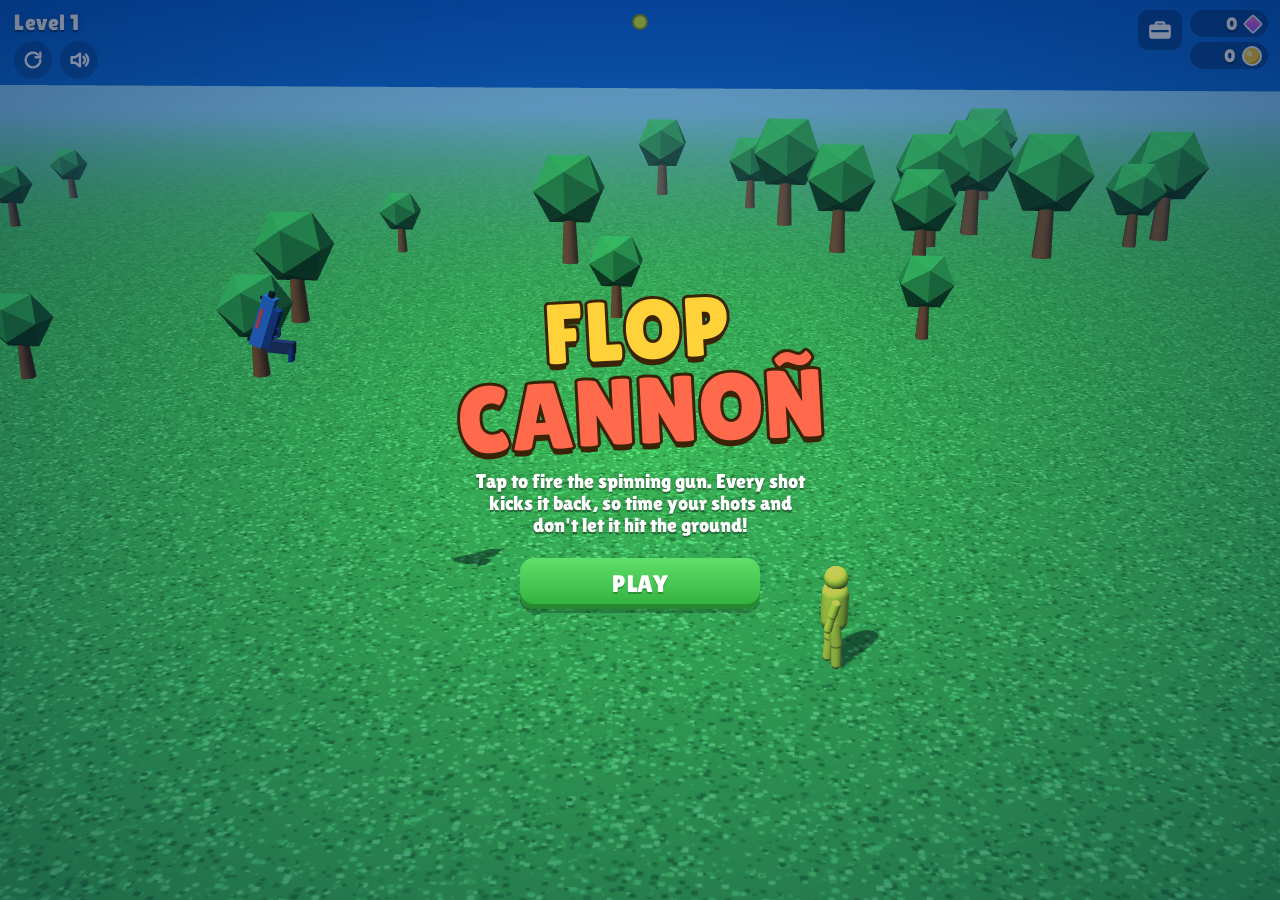
<file: Flop Cannoñ/index.html>
<!doctype html>
<html lang="en">
<head>
<meta charset="utf-8">
<meta name="viewport" content="width=device-width,initial-scale=1,maximum-scale=1,user-scalable=no,viewport-fit=cover">
<meta name="theme-color" content="#2aa8f2">
<title>Flop Cannoñ</title>
<link rel="preconnect" href="https://fonts.googleapis.com">
<link href="https://fonts.googleapis.com/css2?family=Lilita+One&display=swap" rel="stylesheet">
<style>
  :root{--ink:#3a2408;--gold:#ffd23a;--orange:#ff9d2e;--green:#43c94f;--red:#ff4d3d}
  *{box-sizing:border-box;-webkit-tap-highlight-color:transparent;user-select:none;-webkit-user-select:none}
  html,body{margin:0;height:100%;overflow:hidden;background:#2aa8f2;touch-action:none;
    font-family:'Lilita One','Arial Rounded MT Bold','Trebuchet MS',system-ui,sans-serif;color:#fff}
  canvas{display:block;position:fixed;inset:0;width:100%;height:100%}
  .sh{text-shadow:0 2px 0 rgba(0,0,0,.35),0 0 6px rgba(0,0,0,.25)}
  #hudL{position:fixed;top:max(10px,env(safe-area-inset-top));left:14px;z-index:5}
  #lvl{font-size:22px;letter-spacing:.5px}
  .icons{display:flex;gap:8px;margin-top:6px}
  .ib{width:38px;height:38px;border-radius:50%;border:none;background:rgba(0,0,0,.18);color:#fff;font-size:20px;display:grid;place-items:center;cursor:pointer;padding:0}
  .ib svg{width:22px;height:22px;fill:none;stroke:#fff;stroke-width:2.6;stroke-linecap:round;stroke-linejoin:round}
  #hudR{position:fixed;top:max(10px,env(safe-area-inset-top));right:12px;z-index:5;display:flex;gap:8px;align-items:flex-start}
  .pills{display:flex;flex-direction:column;gap:5px;align-items:flex-end}
  .pill{display:flex;align-items:center;gap:6px;background:rgba(0,0,0,.28);border-radius:20px;padding:3px 6px 3px 12px;font-size:18px;min-width:78px;justify-content:flex-end}
  .gem{width:18px;height:18px;background:linear-gradient(135deg,#ff7ae0,#b44bff);transform:rotate(45deg) scale(.8);border-radius:3px;border:2px solid #fff}
  .coin{width:20px;height:20px;border-radius:50%;background:radial-gradient(circle at 35% 35%,#fff6b0 0 18%,#ffd23a 20% 62%,#e3a200 64%);border:2px solid #fff;flex:none;display:inline-block}
  #shopBtn{width:44px;height:40px;border-radius:10px;border:none;background:rgba(0,0,0,.28);cursor:pointer;display:grid;place-items:center;padding:0}
  #shopBtn svg{width:26px;height:26px;fill:#fff}
  #foes{position:fixed;top:max(14px,env(safe-area-inset-top));left:50%;transform:translateX(-50%);display:flex;gap:6px;z-index:5}
  #foes i{width:16px;height:16px;border-radius:50%;background:#ffd23a;border:2px solid rgba(0,0,0,.35);display:block;transition:.25s}
  #foes i.dead{background:#6d7380;transform:scale(.8)}
  #hint{position:fixed;left:0;right:0;bottom:14%;text-align:center;font-size:30px;pointer-events:none;z-index:5;display:none}
  #hint b{display:inline-block;animation:bob 1s ease-in-out infinite;font-weight:normal}
  #hint .ring{width:58px;height:58px;border:4px solid #fff;border-radius:50%;margin:0 auto 10px;animation:ping 1s ease-out infinite}
  @keyframes bob{50%{transform:scale(1.08)}}
  @keyframes ping{0%{transform:scale(.6);opacity:1}100%{transform:scale(1.4);opacity:0}}
  .ov{position:fixed;inset:0;display:none;flex-direction:column;align-items:center;justify-content:center;z-index:10;background:radial-gradient(ellipse at center,rgba(0,20,60,.15),rgba(0,10,40,.6));padding:16px}
  .ov.show{display:flex}
  .bigT{font-size:clamp(44px,10vw,84px);line-height:.92;text-align:center;color:var(--gold);-webkit-text-stroke:6px var(--ink);paint-order:stroke fill;
    transform:rotate(-3deg);text-shadow:0 6px 0 var(--ink);animation:pop .45s cubic-bezier(.2,1.7,.4,1);letter-spacing:1px}
  .bigT.red{color:#ff6a4d}
  @keyframes pop{from{transform:scale(.3) rotate(-12deg);opacity:0}}
  .reward{margin-top:18px;display:flex;align-items:center;gap:8px;font-size:28px;background:rgba(0,0,0,.35);padding:6px 16px;border-radius:24px;animation:pop .5s .15s both}
  .btns{display:flex;flex-direction:column;gap:12px;margin-top:22px;width:min(240px,70vw);animation:pop .5s .25s both}
  .btn{font-family:inherit;font-size:24px;color:#fff;border:none;border-radius:14px;padding:12px 16px;cursor:pointer;display:flex;align-items:center;justify-content:center;gap:10px;
    box-shadow:inset 0 -5px 0 rgba(0,0,0,.22),0 4px 0 rgba(0,0,0,.25);text-shadow:0 2px 0 rgba(0,0,0,.25);letter-spacing:.5px}
  .btn:active{transform:translateY(3px);box-shadow:inset 0 -2px 0 rgba(0,0,0,.22)}
  .btn.o{background:linear-gradient(#ffb44d,#ff8a1e)} .btn.g{background:linear-gradient(#5fe06a,#2fae3c)} .btn.b{background:linear-gradient(#58b4ff,#2a7fe0)}
  .btn svg{width:22px;height:22px;fill:none;stroke:#fff;stroke-width:3;stroke-linecap:round;stroke-linejoin:round}
  #shop .panel{background:#1d3d6e;border-radius:22px;padding:18px;width:min(460px,100%);max-height:88vh;overflow:auto;box-shadow:0 10px 0 rgba(0,0,0,.3);border:4px solid #fff}
  #shop h2{margin:0 0 4px;text-align:center;font-weight:normal;font-size:32px}
  .skins{display:grid;grid-template-columns:repeat(auto-fill,minmax(120px,1fr));gap:10px;margin:12px 0}
  .skin{background:rgba(255,255,255,.1);border-radius:14px;padding:10px 8px;text-align:center;cursor:pointer;border:3px solid transparent}
  .skin.eq{border-color:var(--gold)}
  .skin canvas{position:static;width:100%;height:56px}
  .skin .nm{font-size:16px;margin:4px 0}
  .skin .pr{font-size:15px;display:flex;align-items:center;justify-content:center;gap:5px;opacity:.95}
  .skin .pr .coin{width:15px;height:15px}
  .skin.locked.poor{opacity:.55}
  #title{position:fixed;inset:0;z-index:12;display:flex;flex-direction:column;align-items:center;justify-content:center;background:radial-gradient(ellipse at center,rgba(0,40,90,.1),rgba(0,20,60,.55))}
  #title.hide{display:none}
  #title .bigT span{display:block;color:#ff6a4d;font-size:1.12em}
  #title p{font-size:20px;margin:16px 0 0;text-align:center;max-width:340px}
</style>
</head>
<body>
<canvas id="c"></canvas>

<div id="hudL">
  <div id="lvl" class="sh">Level 1</div>
  <div class="icons">
    <button class="ib" id="restartBtn" aria-label="Restart level"><svg viewBox="0 0 24 24"><path d="M20 12a8 8 0 1 1-2.6-5.9"/><path d="M20 4v5h-5"/></svg></button>
    <button class="ib" id="muteBtn" aria-label="Toggle sound"><svg viewBox="0 0 24 24" id="muteIco"></svg></button>
  </div>
</div>
<div id="foes"></div>
<div id="hudR">
  <button id="shopBtn" aria-label="Gun shop"><svg viewBox="0 0 24 24"><path d="M9 4h6a2 2 0 0 1 2 2v1h3a2 2 0 0 1 2 2v9a2 2 0 0 1-2 2H4a2 2 0 0 1-2-2V9a2 2 0 0 1 2-2h3V6a2 2 0 0 1 2-2zm0 3h6V6H9v1zm-5 5v2h16v-2H4z"/></svg></button>
  <div class="pills">
    <div class="pill sh"><span id="gemTxt">0</span><span class="gem"></span></div>
    <div class="pill sh"><span id="coinTxt">0</span><span class="coin"></span></div>
  </div>
</div>
<div id="hint" class="sh"><div class="ring"></div><b>TAP TO SHOOT!</b></div>

<div id="title">
  <div class="bigT">FLOP<span>CANNOÑ</span></div>
  <p class="sh">Tap to fire the spinning gun. Every shot kicks it back, so time your shots and don't let it hit the ground!</p>
  <div class="btns"><button class="btn g" id="playBtn">PLAY</button></div>
</div>

<div id="complete" class="ov">
  <div class="bigT">LEVEL<br>COMPLETE</div>
  <div class="reward sh">+<span id="rewardTxt">0</span><span class="coin"></span></div>
  <div class="btns">
    <button class="btn o" id="replayBtn">REPLAY <svg viewBox="0 0 24 24"><path d="M20 12a8 8 0 1 1-2.6-5.9"/><path d="M20 4v5h-5"/></svg></button>
    <button class="btn g" id="nextBtn">NEXT <svg viewBox="0 0 24 24"><path d="M9 5l7 7-7 7"/></svg></button>
  </div>
</div>

<div id="failed" class="ov">
  <div class="bigT red">LEVEL<br>FAILED</div>
  <div class="reward sh" id="failWhy" style="font-size:20px">The gun hit the ground!</div>
  <div class="btns"><button class="btn o" id="retryBtn">TRY AGAIN <svg viewBox="0 0 24 24"><path d="M20 12a8 8 0 1 1-2.6-5.9"/><path d="M20 4v5h-5"/></svg></button></div>
</div>

<div id="shop" class="ov">
  <div class="panel">
    <h2 class="sh">GUN SHOP</h2>
    <div style="display:flex;justify-content:center"><div class="pill sh"><span id="shopCoins">0</span><span class="coin"></span></div></div>
    <div class="skins" id="skins"></div>
    <button class="btn b" id="shopClose" style="width:100%">BACK</button>
  </div>
</div>

<script src="lib/three.min.js"></script>
<script>
(() => {
'use strict';
const $ = id => document.getElementById(id);
const clamp = (v, a, b) => Math.max(a, Math.min(b, v));
const lerp = (a, b, t) => a + (b - a) * t;
function mulberry32(a) { return function () { a |= 0; a = a + 0x6D2B79F5 | 0; let t = Math.imul(a ^ a >>> 15, 1 | a); t = t + Math.imul(t ^ t >>> 7, 61 | t) ^ t; return ((t ^ t >>> 14) >>> 0) / 4294967296; }; }

// =====================================================================
//  Save
// =====================================================================
const SAVE_KEY = 'flopCannon.v2';
const save = { level: 1, coins: 0, gems: 0, skin: 0, owned: [0], muted: false };
try { Object.assign(save, JSON.parse(localStorage.getItem(SAVE_KEY) || '{}')); } catch (e) {}
const persist = () => { try { localStorage.setItem(SAVE_KEY, JSON.stringify(save)); } catch (e) {} };

const SKINS = [
  { name: 'Classic',   main: 0x2f74e8, dark: 0x1c3f8f, grip: 0x22335e, accent: 0xff4b4b, cost: 0 },
  { name: 'Gold Rush', main: 0xffc93a, dark: 0xd18f00, grip: 0x5a3a12, accent: 0xffffff, cost: 150 },
  { name: 'Crimson',   main: 0xe8333a, dark: 0x8f1c22, grip: 0x2b2b2b, accent: 0xffd23a, cost: 250 },
  { name: 'Jungle',    main: 0x5c8a3a, dark: 0x3b5a24, grip: 0x5a4022, accent: 0xc9b26b, cost: 350 },
  { name: 'Bubblegum', main: 0xff7ad0, dark: 0xc94aa3, grip: 0x7a3fd1, accent: 0x7ae8ff, cost: 500 },
  { name: 'Shadow',    main: 0x2b2f38, dark: 0x16181d, grip: 0x0d0e10, accent: 0x40ffb0, cost: 750 },
  { name: 'Frost',     main: 0xbfeaff, dark: 0x6cb8e0, grip: 0x3a6a8a, accent: 0xffffff, cost: 1000 },
];

// =====================================================================
//  Audio (synthesized)
// =====================================================================
let AC = null, master = null;
function initAudio() {
  if (!AC) {
    try { AC = new (window.AudioContext || window.webkitAudioContext)(); master = AC.createGain(); master.gain.value = save.muted ? 0 : 0.55; master.connect(AC.destination); } catch (e) { AC = null; }
  }
  if (AC && AC.state === 'suspended') AC.resume();
}
function tone(f, dur, type = 'sine', vol = 0.2, to = null, delay = 0) {
  if (!AC) return;
  const t = AC.currentTime + delay, o = AC.createOscillator(), g = AC.createGain();
  o.type = type; o.frequency.setValueAtTime(f, t); if (to) o.frequency.exponentialRampToValueAtTime(Math.max(20, to), t + dur);
  g.gain.setValueAtTime(vol, t); g.gain.exponentialRampToValueAtTime(0.001, t + dur);
  o.connect(g); g.connect(master); o.start(t); o.stop(t + dur + 0.02);
}
let nbuf = null;
function noise(dur, vol = 0.3, freq = 1000, type = 'lowpass', delay = 0) {
  if (!AC) return;
  if (!nbuf) { nbuf = AC.createBuffer(1, AC.sampleRate, AC.sampleRate); const d = nbuf.getChannelData(0); for (let i = 0; i < d.length; i++) d[i] = Math.random() * 2 - 1; }
  const t = AC.currentTime + delay, s = AC.createBufferSource(), f = AC.createBiquadFilter(), g = AC.createGain();
  s.buffer = nbuf; f.type = type; f.frequency.value = freq;
  g.gain.setValueAtTime(vol, t); g.gain.exponentialRampToValueAtTime(0.001, t + dur);
  s.connect(f); f.connect(g); g.connect(master); s.start(t); s.stop(t + dur + 0.02);
}
const sfx = {
  shot()  { noise(0.14, 0.55, 1400, 'highpass'); noise(0.18, 0.5, 500); tone(170, 0.1, 'square', 0.12, 60); },
  hit()   { tone(130, 0.14, 'sine', 0.35, 45); noise(0.08, 0.25, 600); },
  wood()  { tone(260, 0.1, 'triangle', 0.2, 140); noise(0.07, 0.25, 1800, 'bandpass'); },
  ping()  { tone(1800, 0.08, 'triangle', 0.06, 900); },
  boom()  { noise(0.8, 0.9, 600); tone(100, 0.6, 'sine', 0.7, 30); },
  thud(v) { tone(110, 0.1, 'sine', clamp(v, 0.04, 0.3), 45); },
  rumble(){ noise(0.5, 0.35, 200); },
  win()   { [523, 659, 784, 1047, 1319].forEach((f, i) => tone(f, 0.22, 'triangle', 0.16, null, i * 0.08)); },
  fail()  { [440, 370, 311, 247].forEach((f, i) => tone(f, 0.25, 'sawtooth', 0.08, null, i * 0.12)); },
  click() { tone(700, 0.05, 'triangle', 0.12); },
  coin()  { tone(988, 0.07, 'square', 0.05); tone(1319, 0.12, 'square', 0.05, null, 0.06); },
};

// =====================================================================
//  Renderer / scene
// =====================================================================
const canvas = $('c');
const renderer = new THREE.WebGLRenderer({ canvas, antialias: true, powerPreference: 'high-performance' });
renderer.setPixelRatio(Math.min(window.devicePixelRatio || 1, 2));
renderer.shadowMap.enabled = true;
renderer.shadowMap.type = THREE.PCFSoftShadowMap;
const scene = new THREE.Scene();
const camera = new THREE.PerspectiveCamera(40, 1, 0.1, 500);
const camBase = new THREE.Vector3(), camLook = new THREE.Vector3();

function canvasTex(w, h, draw, rx = 1, ry = 1) {
  const c = document.createElement('canvas'); c.width = w; c.height = h; draw(c.getContext('2d'), w, h);
  const t = new THREE.CanvasTexture(c); t.wrapS = t.wrapT = THREE.RepeatWrapping; t.repeat.set(rx, ry); t.anisotropy = 4; return t;
}
const skyTex = canvasTex(4, 256, (g, w, h) => {
  const gr = g.createLinearGradient(0, 0, 0, h);
  gr.addColorStop(0, '#0a64d6'); gr.addColorStop(0.55, '#2aa8f2'); gr.addColorStop(1, '#8fe0ff');
  g.fillStyle = gr; g.fillRect(0, 0, w, h);
});
skyTex.wrapS = skyTex.wrapT = THREE.ClampToEdgeWrapping;
scene.background = skyTex;
scene.fog = new THREE.Fog(0x8fd8ff, 45, 170);

const hemi = new THREE.HemisphereLight(0xe8f6ff, 0x3a5a3a, 0.8); scene.add(hemi);
const sun = new THREE.DirectionalLight(0xffffff, 0.85);
sun.castShadow = true; sun.shadow.mapSize.set(2048, 2048);
Object.assign(sun.shadow.camera, { left: -20, right: 20, top: 16, bottom: -6, near: 1, far: 80 });
sun.shadow.bias = -0.0008;
scene.add(sun); scene.add(sun.target);
const flashLight = new THREE.PointLight(0xffd36b, 0, 8); scene.add(flashLight);

function speckle(base, cols, n, size) {
  return (g, w, h) => {
    g.fillStyle = base; g.fillRect(0, 0, w, h);
    for (let i = 0; i < n; i++) { g.fillStyle = cols[i % cols.length]; const s = Math.random() * size + 1; g.fillRect(Math.random() * w, Math.random() * h, s, s); }
  };
}
const TEX = {
  grass: canvasTex(256, 256, speckle('#2f8c3c', ['#3aa04a', '#24722f', '#46b357', '#1f6629', '#58c068'], 2600, 3), 60, 60),
  asphalt: canvasTex(256, 256, speckle('#4a5566', ['#56627a', '#3d4656', '#606c82'], 1800, 2), 60, 60),
  path: canvasTex(128, 128, speckle('#b9bec8', ['#c7ccd4', '#a9afba', '#d2d6dd'], 900, 2), 1, 20),
  wood: canvasTex(128, 128, (g, w, h) => {
    g.fillStyle = '#e2a877'; g.fillRect(0, 0, w, h);
    for (let y = 0; y < h; y += 32) { g.fillStyle = '#c98a58'; g.fillRect(0, y, w, 3); }
    g.strokeStyle = 'rgba(150,90,45,.35)'; g.lineWidth = 1;
    for (let i = 0; i < 26; i++) { const y = Math.random() * h; g.beginPath(); g.moveTo(0, y); g.bezierCurveTo(w * .3, y + 4, w * .6, y - 4, w, y + 2); g.stroke(); }
  }),
  crate: canvasTex(128, 128, (g, w, h) => {
    g.fillStyle = '#d9995f'; g.fillRect(0, 0, w, h);
    g.strokeStyle = '#9c5f2c'; g.lineWidth = 12; g.strokeRect(6, 6, w - 12, h - 12);
    g.lineWidth = 10; g.beginPath(); g.moveTo(12, 12); g.lineTo(w - 12, h - 12); g.stroke();
    g.strokeStyle = 'rgba(120,70,30,.3)'; g.lineWidth = 1;
    for (let y = 20; y < h; y += 18) { g.beginPath(); g.moveTo(0, y); g.lineTo(w, y); g.stroke(); }
  }),
  tnt: canvasTex(128, 128, (g, w, h) => {
    g.fillStyle = '#d8322a'; g.fillRect(0, 0, w, h);
    g.fillStyle = '#9e1d18'; g.fillRect(0, 16, w, 10); g.fillRect(0, h - 26, w, 10);
    g.fillStyle = '#fff'; g.fillRect(14, 44, w - 28, 40);
    g.fillStyle = '#d8322a'; g.font = 'bold 34px Arial Black, Arial'; g.textAlign = 'center'; g.textBaseline = 'middle'; g.fillText('TNT', w / 2, 65);
  }),
  building: canvasTex(128, 128, (g, w, h) => {
    g.fillStyle = '#3f5b86'; g.fillRect(0, 0, w, h);
    for (let y = 10; y < h; y += 32) for (let x = 10; x < w; x += 30) { g.fillStyle = Math.random() < 0.25 ? '#9fc6ee' : '#2c4266'; g.fillRect(x, y, 16, 20); }
  }),
  rock: canvasTex(128, 128, speckle('#6b6e78', ['#7b7f8a', '#5a5d66', '#878b96'], 900, 4)),
};
const MAT = {
  grass: new THREE.MeshLambertMaterial({ map: TEX.grass }),
  asphalt: new THREE.MeshLambertMaterial({ map: TEX.asphalt }),
  path: new THREE.MeshLambertMaterial({ map: TEX.path }),
  wood: new THREE.MeshLambertMaterial({ map: TEX.wood }),
  crate: new THREE.MeshLambertMaterial({ map: TEX.crate }),
  tnt: new THREE.MeshLambertMaterial({ map: TEX.tnt }),
  tntTop: new THREE.MeshLambertMaterial({ color: 0xb8231c }),
  building: new THREE.MeshLambertMaterial({ map: TEX.building }),
  roof: new THREE.MeshLambertMaterial({ color: 0x55739e }),
  rock: new THREE.MeshLambertMaterial({ map: TEX.rock }),
  boulder: new THREE.MeshLambertMaterial({ color: 0x1d2440, flatShading: true }),
  stone: new THREE.MeshLambertMaterial({ color: 0x8c93a3 }),
  metal: new THREE.MeshLambertMaterial({ color: 0x2a2d33 }),
  trunk: new THREE.MeshLambertMaterial({ color: 0x7a4b25 }),
  leaf: new THREE.MeshLambertMaterial({ color: 0x2f9a45, flatShading: true }),
  bgBuild: new THREE.MeshLambertMaterial({ color: 0x5d86b8 }),
};
for (const k in MAT) MAT[k].userData.shared = true;

function makeSoftTex() {
  return canvasTex(64, 64, (g) => { const r = g.createRadialGradient(32, 32, 0, 32, 32, 32); r.addColorStop(0, 'rgba(255,255,255,1)'); r.addColorStop(0.5, 'rgba(255,255,255,.7)'); r.addColorStop(1, 'rgba(255,255,255,0)'); g.fillStyle = r; g.fillRect(0, 0, 64, 64); });
}
function makeStarTex() {
  return canvasTex(64, 64, (g) => {
    g.beginPath(); for (let i = 0; i < 10; i++) { const a = i * Math.PI / 5 - Math.PI / 2, rr = i % 2 ? 12 : 28; g.lineTo(32 + Math.cos(a) * rr, 32 + Math.sin(a) * rr); }
    g.closePath(); g.fillStyle = '#ffe34d'; g.fill(); g.lineWidth = 4; g.strokeStyle = '#c98a00'; g.stroke();
  });
}
const softTex = makeSoftTex(), starTex = makeStarTex();
softTex.wrapS = softTex.wrapT = starTex.wrapS = starTex.wrapT = THREE.ClampToEdgeWrapping;

// =====================================================================
//  Physics (2D Verlet in the x/y plane; meshes are rendered in 3D)
// =====================================================================
const DT = 1 / 120, GRAV = -22, ITER = 10;
let statics = [], bodies = [], enemies = [];
let levelRoot = new THREE.Group(); scene.add(levelRoot);
const fxRoot = new THREE.Group(); scene.add(fxRoot);

function P(x, y, r, im, z = 0, fric = 0.8) { return { x, y, px: x, py: y, r, im, z, fric, contact: false, cnx: 0, cny: 0 }; }
function solveStick(s) {
  const a = s.a, b = s.b, dx = b.x - a.x, dy = b.y - a.y, d = Math.hypot(dx, dy) || 1e-6, w = a.im + b.im;
  if (!w) return;
  const k = (d - s.len) / (d * w) * s.k;
  a.x += dx * k * a.im; a.y += dy * k * a.im; b.x -= dx * k * b.im; b.y -= dy * k * b.im;
}
function addStatic(cx, cy, hx, hy, a = 0, o = {}) {
  const s = { cx, cy, hx, hy, a, c: Math.cos(a), s: Math.sin(a), ground: !!o.ground };
  statics.push(s);
  if (o.mat) {
    const m = new THREE.Mesh(new THREE.BoxGeometry(hx * 2, hy * 2, o.depth || 5), o.mat);
    m.position.set(cx, cy, o.z || 0); m.rotation.z = a; m.receiveShadow = true; m.castShadow = o.cast !== false;
    levelRoot.add(m); s.mesh = m;
  }
  return s;
}
// Penetration of a circle (local centre lx,ly, radius r) into a box of half size hx,hy.
// Corners are rounded; when the circle is inside a face band we push it back out of the
// face it came from last step (plx,ply), which keeps stacks from sliding apart.
function obbPen(lx, ly, hx, hy, r, plx, ply) {
  const ax = Math.abs(lx), ay = Math.abs(ly);
  if (ax >= hx + r || ay >= hy + r) return null;
  if (ax > hx && ay > hy) {
    const dx = ax - hx, dy = ay - hy, d2 = dx * dx + dy * dy;
    if (d2 >= r * r) return null;
    const d = Math.sqrt(d2) || 1e-6;
    return [(lx < 0 ? -1 : 1) * dx / d, (ly < 0 ? -1 : 1) * dy / d, r - d];
  }
  const ox = hx + r - ax, oy = hy + r - ay, pax = Math.abs(plx), pay = Math.abs(ply);
  const fromY = pay >= hy + r - 0.02 && pax < hx + r, fromX = pax >= hx + r - 0.02 && pay < hy + r;
  const useX = fromX && !fromY ? true : fromY && !fromX ? false : ox < oy;
  return useX ? [lx < 0 ? -1 : 1, 0, ox] : [0, ly < 0 ? -1 : 1, oy];
}
function collideStatic(p) {
  let hit = null;
  for (const s of statics) {
    const dx = p.x - s.cx, dy = p.y - s.cy;
    const lx = dx * s.c + dy * s.s, ly = -dx * s.s + dy * s.c;
    if (Math.abs(lx) >= s.hx + p.r || Math.abs(ly) >= s.hy + p.r) continue;
    const qx = (p.px ?? p.x) - s.cx, qy = (p.py ?? p.y) - s.cy;
    const r = obbPen(lx, ly, s.hx, s.hy, p.r, qx * s.c + qy * s.s, -qx * s.s + qy * s.c);
    if (!r) continue;
    const [nx, ny, pen] = r;
    const wx = nx * s.c - ny * s.s, wy = nx * s.s + ny * s.c;
    p.x += wx * pen; p.y += wy * pen; p.contact = true; p.cnx = wx; p.cny = wy;
    hit = s;
  }
  return hit;
}
function boxFrame(b) {
  const q = b.pts;
  const cx = (q[0].x + q[1].x + q[2].x + q[3].x) / 4, cy = (q[0].y + q[1].y + q[2].y + q[3].y) / 4;
  let ux = (q[1].x - q[0].x) + (q[2].x - q[3].x), uy = (q[1].y - q[0].y) + (q[2].y - q[3].y);
  const l = Math.hypot(ux, uy) || 1; ux /= l; uy /= l;
  return { cx, cy, ux, uy };
}
function pointBox(p, b, f) {
  const dx = p.x - f.cx, dy = p.y - f.cy;
  const lx = dx * f.ux + dy * f.uy, ly = -dx * f.uy + dy * f.ux;
  if (Math.abs(lx) >= b.hw + p.r || Math.abs(ly) >= b.hh + p.r) return false;
  const qx = p.px - f.cx, qy = p.py - f.cy;
  const r = obbPen(lx, ly, b.hw, b.hh, p.r, qx * f.ux + qy * f.uy, -qx * f.uy + qy * f.ux);
  if (!r) return false;
  const [nlx, nly, pen] = r;
  const nx = nlx * f.ux - nly * f.uy, ny = nlx * f.uy + nly * f.ux;
  const pim = p.im, bim = b.pts[0].im * 0.25, w = pim + bim;
  if (!w) return true;
  p.x += nx * pen * pim / w; p.y += ny * pen * pim / w;
  if (bim > 0) {
    const mv = pen * bim / w; let ss = 0; const sw = [0, 0, 0, 0];
    for (let i = 0; i < 4; i++) { const c = b.pts[i]; sw[i] = 1 / (0.25 + Math.hypot(c.x - p.x, c.y - p.y)); ss += sw[i]; }
    for (let i = 0; i < 4; i++) { const c = b.pts[i], k = 4 * sw[i] / ss * mv; c.x -= nx * k; c.y -= ny * k; }
  }
  return true;
}
// box vs box: separating axis test, push apart along the shallowest axis
function shiftBox(b, mx, my, cx, cy) {
  if (b.pts[0].im <= 0) return;
  let ss = 0; const sw = [0, 0, 0, 0];
  for (let i = 0; i < 4; i++) { const c = b.pts[i]; sw[i] = 1 / (0.3 + Math.hypot(c.x - cx, c.y - cy)); ss += sw[i]; }
  for (let i = 0; i < 4; i++) { const c = b.pts[i], k = 4 * sw[i] / ss; c.x += mx * k; c.y += my * k; }
}
function supportPt(b, nx, ny, sgn) {
  // deepest corner (or the middle of a flat face) of box b along direction sgn*n
  let d1 = Infinity, d2 = Infinity, c1 = null, c2 = null;
  for (const c of b.pts) { const v = (c.x * nx + c.y * ny) * sgn; if (v < d1) { d2 = d1; c2 = c1; d1 = v; c1 = c; } else if (v < d2) { d2 = v; c2 = c; } }
  return d2 - d1 < 0.03 ? [(c1.x + c2.x) / 2, (c1.y + c2.y) / 2] : [c1.x, c1.y];
}
function boxBox(A, B) {
  const fa = boxFrame(A), fb = boxFrame(B);
  const axes = [fa.ux, fa.uy, -fa.uy, fa.ux, fb.ux, fb.uy, -fb.uy, fb.ux];
  const dx = fb.cx - fa.cx, dy = fb.cy - fa.cy;
  let minPen = Infinity, nx = 0, ny = 0;
  for (let i = 0; i < 8; i += 2) {
    const ax = axes[i], ay = axes[i + 1];
    const ra = A.hw * Math.abs(fa.ux * ax + fa.uy * ay) + A.hh * Math.abs(-fa.uy * ax + fa.ux * ay);
    const rb = B.hw * Math.abs(fb.ux * ax + fb.uy * ay) + B.hh * Math.abs(-fb.uy * ax + fb.ux * ay);
    const d = dx * ax + dy * ay, pen = ra + rb - Math.abs(d);
    if (pen <= 0) return;
    if (pen < minPen - 1e-6) { minPen = pen; const sg = d < 0 ? -1 : 1; nx = ax * sg; ny = ay * sg; }
  }
  const ima = A.pts[0].im * 0.25, imb = B.pts[0].im * 0.25, w = ima + imb;
  if (!w) return;
  const pa = supportPt(A, nx, ny, -1), pb = supportPt(B, nx, ny, 1);
  const cx = (pa[0] + pb[0]) / 2, cy = (pa[1] + pb[1]) / 2;
  shiftBox(A, -nx * minPen * ima / w, -ny * minPen * ima / w, cx, cy);
  shiftBox(B, nx * minPen * imb / w, ny * minPen * imb / w, cx, cy);
}
function circle(a, b) {
  const dx = b.x - a.x, dy = b.y - a.y, rr = a.r + b.r, d2 = dx * dx + dy * dy;
  if (d2 >= rr * rr || d2 < 1e-10) return false;
  const w = a.im + b.im; if (!w) return true;
  const d = Math.sqrt(d2), k = (rr - d) / d / w;
  a.x -= dx * k * a.im; a.y -= dy * k * a.im; b.x += dx * k * b.im; b.y += dy * k * b.im;
  return true;
}
const speedOf = p => Math.hypot(p.x - p.px, p.y - p.py) / DT;
function bodyAABB(b) {
  let x0 = Infinity, y0 = Infinity, x1 = -Infinity, y1 = -Infinity;
  for (const p of b.pts) { x0 = Math.min(x0, p.x - p.r); y0 = Math.min(y0, p.y - p.r); x1 = Math.max(x1, p.x + p.r); y1 = Math.max(y1, p.y + p.r); }
  b.bb = [x0, y0, x1, y1];
}
const pendingKills = [];
function interBody() {
  for (const b of bodies) bodyAABB(b);
  for (let i = 0; i < bodies.length; i++) {
    const A = bodies[i];
    for (let j = i + 1; j < bodies.length; j++) {
      const B = bodies[j];
      if (A.bb[2] < B.bb[0] || B.bb[2] < A.bb[0] || A.bb[3] < B.bb[1] || B.bb[3] < A.bb[1]) continue;
      if (!A.dyn && !B.dyn) continue;
      if (A.support === B || B.support === A) continue;
      if (A.type === 'box' || B.type === 'box') {
        if (A.type === 'box' && B.type === 'box') { boxBox(A, B); continue; }
        const box = A.type === 'box' ? A : B, other = box === A ? B : A;
        const f = boxFrame(box);
        for (const p of other.pts) if (pointBox(p, box, f)) touch(other, box);
      } else {
        for (const p of A.pts) for (const q of B.pts) if (circle(p, q)) { touch(A, B); touch(B, A); }
      }
    }
  }
}
// an alive (kinematic) enemy got touched by something moving fast -> it flops
function touch(target, by) {
  if (target.type !== 'rag' || !target.alive || !by.dyn) return;
  let fast = null, fs = 0;
  for (const p of by.pts) { const s = speedOf(p); if (s > 3.2 && s > fs) { fast = p; fs = s; } }
  if (fast) pendingKills.push([target, (fast.x - fast.px) / DT * 0.8, (fast.y - fast.py) / DT * 0.8]);
}

function physStep() {
  simT += DT;
  for (const e of enemies) if (e.alive) animateEnemy(e, simT);
  for (const b of bodies) {
    if (!b.dyn) continue;
    for (const p of b.pts) {
      p.contact = false;
      if (p.im <= 0) { p.px = p.x; p.py = p.y; continue; }
      let vx = (p.x - p.px) * 0.999, vy = (p.y - p.py) * 0.999;
      const v2 = vx * vx + vy * vy; if (v2 > 0.09) { const k = 0.3 / Math.sqrt(v2); vx *= k; vy *= k; }
      p.px = p.x; p.py = p.y; p.x += vx; p.y += vy + GRAV * DT * DT;
    }
  }
  for (let it = 0; it < ITER; it++) {
    for (const b of bodies) if (b.dyn) for (const s of b.sticks) solveStick(s);
    if (it % 3 === 0) interBody();
    for (const b of bodies) if (b.dyn) for (const p of b.pts) if (p.im > 0) collideStatic(p);
  }
  for (const b of bodies) {
    if (!b.dyn) continue;
    let impact = 0;
    for (const p of b.pts) {
      if (!p.contact || p.im <= 0) continue;
      const vx = p.x - p.px, vy = p.y - p.py, vn = vx * p.cnx + vy * p.cny;
      const tx = vx - vn * p.cnx, ty = vy - vn * p.cny, nvn = vn < 0 ? -vn * 0.15 : vn;
      impact = Math.max(impact, -vn / DT);
      p.px = p.x - (tx * p.fric + nvn * p.cnx); p.py = p.y - (ty * p.fric + nvn * p.cny);
    }
    if (impact > 5 && simT - (b.lastThud || 0) > 0.15) { b.lastThud = simT; if (b.type === 'box') sfx.wood(); else sfx.thud(impact / 40); }
    if (b.type === 'ball') {
      const p = b.pts[0];
      b.roll -= (p.x - p.px) / p.r;
      if (speedOf(p) > 3 && p.contact && simT - (b.lastRumble || 0) > 0.4) { b.lastRumble = simT; sfx.rumble(); }
    }
  }
  // enemies standing on things that moved
  for (const e of enemies) {
    if (!e.alive || !e.support || state === 'loading') continue;
    const sb = e.support;
    if (!bodies.includes(sb)) { pendingKills.push([e, 0, 0]); continue; }
    const f = boxFrame(sb);
    if (Math.hypot(f.cx - e.sup0[0], f.cy - e.sup0[1]) > 0.22 || Math.abs(f.uy) > 0.2) pendingKills.push([e, 0, 0]);
  }
  while (pendingKills.length) { const [e, ix, iy] = pendingKills.pop(); killEnemy(e, ix, iy); }
  // anything that fell way off the world stops simulating
  for (const b of bodies) if (b.pts[0].y < -30) b.pts.forEach(p => { p.im = 0; p.px = p.x; p.py = p.y; });
}

// =====================================================================
//  Bodies
// =====================================================================
const UP = new THREE.Vector3(0, 1, 0), vA = new THREE.Vector3(), vB = new THREE.Vector3(), vD = new THREE.Vector3();

function makeBox(cx, cy, w, h, o = {}) {
  const a = o.a || 0, c = Math.cos(a), s = Math.sin(a), density = o.density || 1;
  const loc = [[-w / 2, -h / 2], [w / 2, -h / 2], [w / 2, h / 2], [-w / 2, h / 2]];
  const im = o.pinned ? 0 : 4 / (w * h * density);
  const pts = loc.map(([lx, ly]) => P(cx + lx * c - ly * s, cy + lx * s + ly * c, 0.025, im, 0, o.fric || 0.6));
  const S = (i, j) => ({ a: pts[i], b: pts[j], len: Math.hypot(pts[i].x - pts[j].x, pts[i].y - pts[j].y), k: 1 });
  const mesh = o.mesh || new THREE.Mesh(new THREE.BoxGeometry(w, h, o.depth || w), o.mat || MAT.wood);
  mesh.traverse(m => { if (m.isMesh) { m.castShadow = true; m.receiveShadow = true; } });
  levelRoot.add(mesh);
  const b = { type: 'box', kind: o.kind || 'wood', pts, sticks: [S(0, 1), S(1, 2), S(2, 3), S(3, 0), S(0, 2), S(1, 3)], hw: w / 2, hh: h / 2, mesh,
    dyn: true, pinned: !!o.pinned, group: o.group || null, density, z: o.z || 0 };
  bodies.push(b);
  return b;
}
function unpin(b) {
  if (!b.pinned) return;
  b.pinned = false;
  const im = 4 / (b.hw * 2 * b.hh * 2 * b.density);
  for (const p of b.pts) p.im = im;
  if (b.group) for (const o of bodies) if (o.type === 'box' && o.group === b.group && o.pinned) unpin(o);
}
function makeBall(x, y, r) {
  const geo = new THREE.IcosahedronGeometry(r, 1);
  const pos = geo.attributes.position, rnd = mulberry32(7), keyed = new Map();
  for (let i = 0; i < pos.count; i++) {
    const k = pos.getX(i).toFixed(3) + ',' + pos.getY(i).toFixed(3) + ',' + pos.getZ(i).toFixed(3);
    if (!keyed.has(k)) keyed.set(k, 0.86 + rnd() * 0.22);
    const s = keyed.get(k); pos.setXYZ(i, pos.getX(i) * s, pos.getY(i) * s, pos.getZ(i) * s);
  }
  geo.computeVertexNormals();
  const mesh = new THREE.Mesh(geo, MAT.boulder); mesh.castShadow = true; levelRoot.add(mesh);
  const p = P(x, y, r, 1 / (r * r * 5), 0, 0.997);
  const b = { type: 'ball', pts: [p], sticks: [], mesh, dyn: true, roll: 0 };
  bodies.push(b);
  return b;
}

// ----------------------------- Ragdoll enemies -----------------------------
const RAG = { // name: [x, y, radius]
  head: [0, 1.72, 0.22], neck: [0, 1.42, 0.13], pelvis: [0, 0.92, 0.17],
  lElb: [0.05, 1.13, 0.08], lHand: [0.12, 0.86, 0.08], rElb: [0.05, 1.13, 0.08], rHand: [0.12, 0.86, 0.08],
  lKnee: [0.05, 0.5, 0.1], lFoot: [0.06, 0.09, 0.09], rKnee: [-0.05, 0.5, 0.1], rFoot: [-0.06, 0.09, 0.09],
};
const RAG_STICKS = [['head', 'neck'], ['neck', 'pelvis'], ['neck', 'lElb'], ['lElb', 'lHand'], ['neck', 'rElb'], ['rElb', 'rHand'],
  ['pelvis', 'lKnee'], ['lKnee', 'lFoot'], ['pelvis', 'rKnee'], ['rKnee', 'rFoot'], ['head', 'pelvis', 0.6], ['lKnee', 'rKnee', 0.05]];
// [from, to, radius, z]
const RAG_SEGS = [['neck', 'pelvis', 0.25, 0], ['neck', 'lElb', 0.085, 0.31], ['lElb', 'lHand', 0.075, 0.31], ['neck', 'rElb', 0.085, -0.31], ['rElb', 'rHand', 0.075, -0.31],
  ['pelvis', 'lKnee', 0.115, 0.14], ['lKnee', 'lFoot', 0.1, 0.14], ['pelvis', 'rKnee', 0.115, -0.14], ['rKnee', 'rFoot', 0.1, -0.14]];
const ENEMY_COLORS = [0xc8e03c, 0xf3b32e, 0x9fe04a, 0xf08a2e, 0xe8d23a];
const DEAD_COLOR = new THREE.Color(0x6d727c);

function makeEnemy(x, y, o = {}) {
  const map = {};
  for (const k in RAG) { const [rx, ry, r] = RAG[k]; map[k] = P(x + rx, y + ry, r, 0, 0, 0.82); }
  const pts = Object.values(map);
  const sticks = RAG_STICKS.map(([a, b, k]) => ({ a: map[a], b: map[b], len: Math.hypot(map[a].x - map[b].x, map[a].y - map[b].y), k: k || 1 }));
  const color = new THREE.Color(o.color != null ? o.color : ENEMY_COLORS[enemies.length % ENEMY_COLORS.length]);
  const mat = new THREE.MeshLambertMaterial({ color });
  const group = new THREE.Group(); levelRoot.add(group);
  const segs = RAG_SEGS.map(([a, b, r, z]) => {
    const rest = Math.hypot(RAG[a][0] - RAG[b][0], RAG[a][1] - RAG[b][1]);
    const m = new THREE.Mesh(new THREE.CapsuleGeometry(r, rest, 4, 10), mat); m.castShadow = true; group.add(m);
    return { a: map[a], b: map[b], r, z, rest, m };
  });
  const head = new THREE.Mesh(new THREE.SphereGeometry(0.22, 16, 12), mat); head.castShadow = true; group.add(head);
  let weapon = null;
  if (o.armed === 'pistol') weapon = makeEnemyPistol(); else if (o.armed === 'rifle') weapon = makeRifle();
  if (weapon) group.add(weapon);
  const e = { type: 'rag', map, pts, sticks, segs, head, group, mat, color: color.clone(), alive: true, dyn: false,
    x, y, f: o.f || -1, pose: o.pose || 'stand', armed: o.armed || null, weapon, speed: o.speed || 0, ph: Math.random() * 6,
    support: o.support || null, sup0: null, deadT: 0, stars: [] };
  if (e.support) { const f = boxFrame(e.support); e.sup0 = [f.cx, f.cy]; }
  animateEnemy(e, 0);
  for (const p of pts) { p.px = p.x; p.py = p.y; }
  enemies.push(e); bodies.push(e);
  return e;
}
function makeEnemyPistol() {
  const g = new THREE.Group();
  const b = new THREE.Mesh(new THREE.BoxGeometry(0.3, 0.09, 0.07), MAT.metal); b.position.x = 0.1; g.add(b);
  const h = new THREE.Mesh(new THREE.BoxGeometry(0.07, 0.15, 0.06), MAT.metal); h.position.set(0, -0.08, 0); h.rotation.z = 0.25; g.add(h);
  g.userData.len = 0.32; g.userData.hgt = 0.12;
  return g;
}
function makeRifle() {
  const g = new THREE.Group();
  const body = new THREE.Mesh(new THREE.BoxGeometry(1.1, 0.09, 0.07), MAT.metal); body.position.x = 0.25; g.add(body);
  const stock = new THREE.Mesh(new THREE.BoxGeometry(0.3, 0.16, 0.07), MAT.trunk); stock.position.set(-0.32, -0.03, 0); g.add(stock);
  const scope = new THREE.Mesh(new THREE.CylinderGeometry(0.04, 0.04, 0.3, 8), MAT.metal); scope.rotation.z = Math.PI / 2; scope.position.set(0.15, 0.1, 0); g.add(scope);
  g.userData.len = 1.2; g.userData.hgt = 0.12;
  return g;
}

function setPt(e, k, lx, ly) { const p = e.map[k]; p.px = p.x; p.py = p.y; p.x = e.x + lx; p.y = e.y + ly; }
function animateEnemy(e, t) {
  const f = e.f;
  if (e.pose === 'walk') {
    if (t > 0) e.x += f * e.speed * DT;
    const ph = t * e.speed * 5.5 + e.ph, s = Math.sin(ph), bob = Math.abs(Math.cos(ph)) * 0.04;
    setPt(e, 'head', f * 0.06, 1.72 + bob); setPt(e, 'neck', f * 0.05, 1.42 + bob); setPt(e, 'pelvis', 0, 0.92 + bob);
    setPt(e, 'lKnee', s * 0.16 + f * 0.04, 0.5 + bob); setPt(e, 'lFoot', s * 0.28, 0.09 + Math.max(0, Math.cos(ph)) * 0.1);
    setPt(e, 'rKnee', -s * 0.16 + f * 0.04, 0.5 + bob); setPt(e, 'rFoot', -s * 0.28, 0.09 + Math.max(0, -Math.cos(ph)) * 0.1);
    setPt(e, 'lElb', -s * 0.12, 1.14 + bob); setPt(e, 'lHand', -s * 0.24 + f * 0.05, 0.88 + bob);
    if (e.armed) aimArm(e, 1.38 + bob); else { setPt(e, 'rElb', s * 0.12, 1.14 + bob); setPt(e, 'rHand', s * 0.24 + f * 0.05, 0.88 + bob); }
  } else if (e.pose === 'prone') {
    setPt(e, 'head', f * 0.8, 0.31); setPt(e, 'neck', f * 0.5, 0.27); setPt(e, 'pelvis', 0, 0.2);
    setPt(e, 'lKnee', -f * 0.42, 0.13); setPt(e, 'lFoot', -f * 0.83, 0.1);
    setPt(e, 'rKnee', -f * 0.42, 0.12); setPt(e, 'rFoot', -f * 0.82, 0.09);
    setPt(e, 'lElb', f * 0.78, 0.17); setPt(e, 'lHand', f * 1.05, 0.22);
    setPt(e, 'rElb', f * 0.76, 0.16); setPt(e, 'rHand', f * 1.03, 0.21);
  } else {
    const br = Math.sin(t * 2.2 + e.ph) * 0.015;
    setPt(e, 'head', 0, 1.72 + br); setPt(e, 'neck', 0, 1.42 + br); setPt(e, 'pelvis', 0, 0.92);
    setPt(e, 'lKnee', 0.05, 0.5); setPt(e, 'lFoot', 0.07, 0.09); setPt(e, 'rKnee', -0.05, 0.5); setPt(e, 'rFoot', -0.07, 0.09);
    setPt(e, 'lElb', f * 0.05 + Math.sin(t * 1.3 + e.ph) * 0.02, 1.13 + br); setPt(e, 'lHand', f * 0.12, 0.86 + br);
    if (e.armed) aimArm(e, 1.38 + br); else { setPt(e, 'rElb', f * 0.05, 1.13 + br); setPt(e, 'rHand', f * 0.12, 0.86 + br); }
  }
}
function aimArm(e, sy) {
  let ang = Math.atan2(gun.y - (e.y + sy), gun.x - e.x);
  // keep the arm pointing to the side the enemy faces
  if (e.f < 0) ang = clamp((ang + Math.PI * 2) % (Math.PI * 2), Math.PI * 0.55, Math.PI * 1.35);
  else ang = clamp(ang, -Math.PI * 0.35, Math.PI * 0.45);
  setPt(e, 'rElb', Math.cos(ang) * 0.29, sy + Math.sin(ang) * 0.29);
  setPt(e, 'rHand', Math.cos(ang) * 0.57, sy + Math.sin(ang) * 0.57);
}
function placeSeg(m, ax, ay, az, bx, by, bz, rest) {
  vA.set(ax, ay, az); vB.set(bx, by, bz); vD.subVectors(vB, vA);
  const len = vD.length() || 1e-4;
  m.position.addVectors(vA, vB).multiplyScalar(0.5);
  m.quaternion.setFromUnitVectors(UP, vD.divideScalar(len));
  m.scale.set(1, clamp(len / rest, 0.6, 1.6), 1);
}
function weaponAngle(e) {
  const M = e.map;
  return e.armed === 'rifle' ? [M.lHand, Math.atan2(M.lHand.y - M.lElb.y, M.lHand.x - M.lElb.x)] : [M.rHand, Math.atan2(M.rHand.y - M.rElb.y, M.rHand.x - M.rElb.x)];
}
function renderEnemy(e, dt) {
  const M = e.map, nk = M.neck, pv = M.pelvis;
  for (const s of e.segs) {
    let ax = s.a.x, ay = s.a.y;
    if (s.a === nk && s.b !== pv) { ax = lerp(nk.x, pv.x, 0.12); ay = lerp(nk.y, pv.y, 0.12); }
    placeSeg(s.m, ax, ay, s.z, s.b.x, s.b.y, s.z, s.rest);
  }
  e.head.position.set(M.head.x, M.head.y, 0);
  if (e.weapon) {
    const [h, ang] = weaponAngle(e);
    e.weapon.position.set(h.x, h.y, e.armed === 'rifle' ? 0 : -0.31);
    // flip upright when pointing left so the grip stays below the barrel
    if (Math.cos(ang) < 0) e.weapon.rotation.set(Math.PI, 0, -ang); else e.weapon.rotation.set(0, 0, ang);
  }
  if (!e.alive) {
    e.deadT += dt;
    e.mat.color.copy(e.color).lerp(DEAD_COLOR, clamp(e.deadT * 3, 0, 1));
    for (let i = 0; i < e.stars.length; i++) {
      const s = e.stars[i], a = simT * 4 + i * 2.1;
      s.visible = e.deadT < 4;
      s.position.set(M.head.x + Math.cos(a) * 0.32, M.head.y + 0.3 + Math.sin(a * 2) * 0.04, Math.sin(a) * 0.32);
    }
  }
}

function killEnemy(e, ix, iy, hitP) {
  if (!e.alive) return;
  e.alive = false; e.dyn = true;
  for (const p of e.pts) {
    p.im = 1;
    let w = 1;
    if (hitP) { const d2 = (p.x - hitP[0]) ** 2 + (p.y - hitP[1]) ** 2; w = 0.35 + Math.exp(-d2 / 0.25) * 1.2; }
    p.px -= ix * DT * w; p.py -= iy * DT * w;
  }
  e.support = null;
  if (e.weapon) { // drop the weapon as a physics prop
    const wp = e.weapon, [h, ang] = weaponAngle(e), L = wp.userData.len, z = e.armed === 'rifle' ? 0 : -0.31;
    e.group.remove(wp);
    const holder = new THREE.Group(); wp.position.set(-L * 0.3, 0, 0); wp.rotation.set(Math.cos(ang) < 0 ? Math.PI : 0, 0, 0); holder.add(wp);
    const b = makeBox(h.x + Math.cos(ang) * L * 0.3, h.y + Math.sin(ang) * L * 0.3, L, wp.userData.hgt, { a: ang, mesh: holder, density: 2, z });
    for (const p of b.pts) { p.px -= ix * DT * 0.7; p.py -= (iy + 2) * DT * 0.7; }
    e.weapon = null;
  }
  for (let i = 0; i < 3; i++) { const s = new THREE.Sprite(new THREE.SpriteMaterial({ map: starTex, depthWrite: false, transparent: true })); s.scale.setScalar(0.22); e.group.add(s); e.stars.push(s); }
  save.coins += 10; runCoins += 10;
  sfx.hit(); sfx.coin();
  burstFx(e.map.pelvis.x, e.map.pelvis.y + 0.4, 10, 0xffffff, 3);
  updateHud();
  if (!enemies.some(x => x.alive) && (state === 'play' || state === 'ready')) winLevel();
}

// =====================================================================
//  Gun (the player)
// =====================================================================
const gun = { x: -6, y: 6, vx: 0, vy: 0, a: 0, w: 3, x0: -6, y0: 6, mesh: null, cool: 0, trail: 0 };
const GUN = { g: 11, recoil: 8.6, lift: 1.3, base: 3.4, kick: 6.5, r: 0.3 };
function buildGun(sk) {
  const g = new THREE.Group();
  const M = c => new THREE.MeshLambertMaterial({ color: c });
  const main = M(sk.main), dark = M(sk.dark), grip = M(sk.grip), acc = M(sk.accent), blk = M(0x1a1c20);
  const add = (geo, mat, x, y, z = 0, rz = 0) => { const m = new THREE.Mesh(geo, mat); m.position.set(x, y, z); m.rotation.z = rz; m.castShadow = true; g.add(m); return m; };
  add(new THREE.BoxGeometry(0.8, 0.2, 0.17), main, 0.08, 0.08);
  add(new THREE.BoxGeometry(0.62, 0.12, 0.16), dark, 0.02, -0.07);
  add(new THREE.BoxGeometry(0.32, 0.045, 0.175), acc, 0.12, 0.13);
  add(new THREE.BoxGeometry(0.18, 0.44, 0.15), grip, -0.2, -0.27, 0, 0.3);
  add(new THREE.BoxGeometry(0.2, 0.05, 0.16), dark, -0.25, -0.47, 0, 0.3);
  add(new THREE.CylinderGeometry(0.05, 0.05, 0.1, 10), blk, 0.51, 0.08, 0, Math.PI / 2);
  add(new THREE.BoxGeometry(0.04, 0.05, 0.05), blk, 0.42, 0.2);
  add(new THREE.BoxGeometry(0.06, 0.05, 0.1), blk, -0.26, 0.2);
  const tg = new THREE.Mesh(new THREE.TorusGeometry(0.075, 0.02, 6, 14, Math.PI), dark); tg.position.set(-0.02, -0.13, 0); tg.rotation.z = Math.PI; g.add(tg);
  add(new THREE.BoxGeometry(0.03, 0.08, 0.03), blk, -0.02, -0.15, 0, -0.3);
  g.scale.setScalar(1.15);
  return g;
}
function setSkin(i) {
  if (gun.mesh) { scene.remove(gun.mesh); gun.mesh.traverse(m => { if (m.isMesh) { m.geometry.dispose(); m.material.dispose(); } }); }
  gun.mesh = buildGun(SKINS[i] || SKINS[0]); scene.add(gun.mesh);
}

// =====================================================================
//  Raycast (2D)
// =====================================================================
function rayOBB(ox, oy, dx, dy, cx, cy, c, s, hx, hy) {
  const rx = ox - cx, ry = oy - cy;
  const lox = rx * c + ry * s, loy = -rx * s + ry * c, ldx = dx * c + dy * s, ldy = -dx * s + dy * c;
  let t0 = -Infinity, t1 = Infinity;
  if (Math.abs(ldx) < 1e-9) { if (Math.abs(lox) > hx) return null; } else { let a = (-hx - lox) / ldx, b = (hx - lox) / ldx; if (a > b) [a, b] = [b, a]; t0 = Math.max(t0, a); t1 = Math.min(t1, b); }
  if (Math.abs(ldy) < 1e-9) { if (Math.abs(loy) > hy) return null; } else { let a = (-hy - loy) / ldy, b = (hy - loy) / ldy; if (a > b) [a, b] = [b, a]; t0 = Math.max(t0, a); t1 = Math.min(t1, b); }
  if (t1 < t0 || t1 < 0) return null;
  return Math.max(t0, 0);
}
function rayCircle(ox, oy, dx, dy, cx, cy, r) {
  const fx = ox - cx, fy = oy - cy, b = fx * dx + fy * dy, c = fx * fx + fy * fy - r * r, disc = b * b - c;
  if (disc < 0) return null; const t = -b - Math.sqrt(disc); return t >= 0 ? t : (c < 0 ? 0 : null);
}
function segSeg(p1x, p1y, q1x, q1y, p2x, p2y, q2x, q2y) {
  const d1x = q1x - p1x, d1y = q1y - p1y, d2x = q2x - p2x, d2y = q2y - p2y, rx = p1x - p2x, ry = p1y - p2y;
  const a = d1x * d1x + d1y * d1y, e = d2x * d2x + d2y * d2y, f = d2x * rx + d2y * ry;
  let s, t;
  if (a <= 1e-9 && e <= 1e-9) { s = t = 0; }
  else if (a <= 1e-9) { s = 0; t = clamp(f / e, 0, 1); }
  else {
    const c = d1x * rx + d1y * ry;
    if (e <= 1e-9) { t = 0; s = clamp(-c / a, 0, 1); }
    else {
      const b = d1x * d2x + d1y * d2y, den = a * e - b * b;
      s = den !== 0 ? clamp((b * f - c * e) / den, 0, 1) : 0; t = (b * s + f) / e;
      if (t < 0) { t = 0; s = clamp(-c / a, 0, 1); } else if (t > 1) { t = 1; s = clamp((b - c) / a, 0, 1); }
    }
  }
  const cx = p1x + d1x * s - (p2x + d2x * t), cy = p1y + d1y * s - (p2y + d2y * t);
  return [s, cx * cx + cy * cy];
}
function raycast(ox, oy, dx, dy, maxT) {
  let best = { t: maxT, kind: null };
  for (const s of statics) { const t = rayOBB(ox, oy, dx, dy, s.cx, s.cy, s.c, s.s, s.hx, s.hy); if (t != null && t < best.t) best = { t, kind: 'static', s }; }
  const ex = ox + dx * maxT, ey = oy + dy * maxT;
  for (const b of bodies) {
    if (b.type === 'box') {
      const f = boxFrame(b), t = rayOBB(ox, oy, dx, dy, f.cx, f.cy, f.ux, f.uy, b.hw + 0.04, b.hh + 0.04);
      if (t != null && t < best.t) best = { t, kind: 'box', b };
    } else if (b.type === 'ball') {
      const p = b.pts[0], t = rayCircle(ox, oy, dx, dy, p.x, p.y, p.r);
      if (t != null && t < best.t) best = { t, kind: 'ball', b };
    } else {
      const th = rayCircle(ox, oy, dx, dy, b.map.head.x, b.map.head.y, 0.27);
      if (th != null && th < best.t) best = { t: th, kind: 'rag', b };
      for (const sg of b.segs) {
        const [s, d2] = segSeg(ox, oy, ex, ey, sg.a.x, sg.a.y, sg.b.x, sg.b.y), rr = sg.r + 0.07;
        if (d2 < rr * rr) { const t = Math.max(0, s * maxT - Math.sqrt(rr * rr - d2)); if (t < best.t) best = { t, kind: 'rag', b }; }
      }
    }
  }
  return best;
}

// =====================================================================
//  FX
// =====================================================================
const fxList = [], tracers = [];
function sprite(x, y, z, o) {
  const mat = new THREE.SpriteMaterial({ map: o.tex || softTex, color: o.color != null ? o.color : 0xffffff, transparent: true, depthWrite: false,
    opacity: o.op != null ? o.op : 1, blending: o.add ? THREE.AdditiveBlending : THREE.NormalBlending });
  const s = new THREE.Sprite(mat); s.position.set(x, y, z); s.scale.setScalar(o.size || 0.3); fxRoot.add(s);
  fxList.push({ s, vx: o.vx || 0, vy: o.vy || 0, vz: o.vz || 0, life: o.life || 0.5, max: o.life || 0.5, grow: o.grow || 0, g: o.g || 0, op: o.op != null ? o.op : 1 });
}
function burstFx(x, y, n, color, spd) {
  for (let i = 0; i < n; i++) { const a = Math.random() * Math.PI * 2, s = spd * (0.4 + Math.random() * 0.6); sprite(x, y, (Math.random() - 0.5) * 0.5, { color, size: 0.12 + Math.random() * 0.1, vx: Math.cos(a) * s, vy: Math.sin(a) * s, life: 0.35 + Math.random() * 0.25, g: -6 }); }
}
const tracerGeo = new THREE.BoxGeometry(1, 0.035, 0.035);
function tracer(ax, ay, bx, by) {
  const m = new THREE.Mesh(tracerGeo, new THREE.MeshBasicMaterial({ color: 0xffe066, transparent: true, opacity: 0.95 }));
  m.position.set((ax + bx) / 2, (ay + by) / 2, 0); m.rotation.z = Math.atan2(by - ay, bx - ax); m.scale.set(Math.max(0.01, Math.hypot(bx - ax, by - ay)), 1, 1);
  fxRoot.add(m); tracers.push({ m, life: 0.13 });
}
function explode(b) {
  if (b.exploded) return; b.exploded = true;
  const f = boxFrame(b), R = 4.2;
  removeBody(b);
  sfx.boom(); shake = 0.45; flashLight.position.set(f.cx, f.cy + 0.5, 1.5); flashLight.intensity = 4; flashLight.distance = 14;
  for (let i = 0; i < 26; i++) { const a = Math.random() * Math.PI * 2, s = 1 + Math.random() * 6; sprite(f.cx, f.cy, (Math.random() - .5), { color: [0xfff3a0, 0xffb02e, 0xff5a2e][i % 3], add: true, size: 0.6 + Math.random() * 0.8, vx: Math.cos(a) * s, vy: Math.sin(a) * s + 1, life: 0.35 + Math.random() * 0.35, grow: 2.5 }); }
  for (let i = 0; i < 14; i++) { const a = Math.random() * Math.PI, s = 0.5 + Math.random() * 2; sprite(f.cx, f.cy, (Math.random() - .5), { color: 0x555555, op: 0.7, size: 0.8 + Math.random() * 0.6, vx: Math.cos(a) * s, vy: Math.sin(a) * s + 0.8, life: 1 + Math.random() * 0.8, grow: 1.6 }); }
  for (const o of bodies.slice()) {
    if (o.type === 'rag' && o.alive) {
      const p = o.map.pelvis, dx = p.x - f.cx, dy = p.y - f.cy, d = Math.hypot(dx, dy);
      if (d < R) { const k = 16 * (1 - d / R) + 6; killEnemy(o, dx / (d || 1) * k, Math.abs(dy / (d || 1)) * k + 8, null); }
      continue;
    }
    if (o.type === 'box' && o.kind === 'tnt') {
      const g = boxFrame(o); if (Math.hypot(g.cx - f.cx, g.cy - f.cy) < R) setTimeout(() => { if (bodies.includes(o)) explode(o); }, 140);
      continue;
    }
    if (o.type === 'box' && o.pinned) { const g = boxFrame(o); if (Math.hypot(g.cx - f.cx, g.cy - f.cy) < R) unpin(o); }
    for (const p of o.pts) {
      if (p.im <= 0) continue;
      const dx = p.x - f.cx, dy = p.y - f.cy, d = Math.hypot(dx, dy);
      if (d < R) { const k = 18 * (1 - d / R); p.px -= dx / (d || 1) * k * DT; p.py -= (dy / (d || 1) * k + 4 * (1 - d / R)) * DT; }
    }
  }
}
function removeBody(b) {
  const i = bodies.indexOf(b); if (i >= 0) bodies.splice(i, 1);
  levelRoot.remove(b.mesh || b.group);
}

// =====================================================================
//  Levels
// =====================================================================
let level = save.level, bounds = null, loseX = null;
const yAtRamp = (x0, y0, x1, y1) => x => y0 + (x - x0) * (y1 - y0) / (x1 - x0);

function builder(rng) {
  const L = {
    theme: 'field', gunAt: [-6.5, 7], b: { x0: -9, x1: 10, y0: 0, y1: 10 }, hint: false, pathX: null, rng,
    gun(x, y) { L.gunAt = [x, y]; },
    bounds(x0, x1, y0, y1) { L.b = { x0, x1, y0, y1 }; },
    enemy(x, y, o = {}) { return makeEnemy(x, y, o); },
    crate(x, y, s = 1, o = {}) { return makeBox(x, y + s / 2, s, s, Object.assign({ mat: MAT.crate, depth: s, density: 0.8 }, o)); },
    plank(cx, cy, w, h, o = {}) { return makeBox(cx, cy, w, h, Object.assign({ mat: MAT.wood, depth: o.depth || 0.5, density: 0.7 }, o)); },
    tnt(x, y) {
      const g = new THREE.Group();
      g.add(new THREE.Mesh(new THREE.CylinderGeometry(0.42, 0.42, 0.9, 16), [MAT.tnt, MAT.tntTop, MAT.tntTop]));
      return makeBox(x, y + 0.45, 0.8, 0.9, { mesh: g, kind: 'tnt', density: 0.9 });
    },
    boulder(x, y, r) { return makeBall(x, y, r); },
    building(x, w, h, o = {}) {
      addStatic(x, h / 2, w / 2, h / 2, 0, { mat: MAT.building, depth: o.depth || 5 });
      const roof = new THREE.Mesh(new THREE.BoxGeometry(w + 0.2, 0.18, (o.depth || 5) + 0.2), MAT.roof);
      roof.position.set(x, h - 0.09, 0); roof.receiveShadow = true; levelRoot.add(roof);
    },
    platform(x, top, w, o = {}) { return addStatic(x, top - 0.2, w / 2, 0.2, 0, { mat: o.mat || MAT.stone, depth: o.depth || 2 }); },
    block(x0, x1, y0, y1, mat = MAT.rock, depth = 4) { return addStatic((x0 + x1) / 2, (y0 + y1) / 2, (x1 - x0) / 2, (y1 - y0) / 2, 0, { mat, depth }); },
    ramp(x0, y0, x1, y1, thick = 3, mat = MAT.rock, depth = 4) {
      const a = Math.atan2(y1 - y0, x1 - x0), len = Math.hypot(x1 - x0, y1 - y0);
      const mx = (x0 + x1) / 2 + Math.sin(a) * thick / 2, my = (y0 + y1) / 2 - Math.cos(a) * thick / 2;
      return addStatic(mx, my, len / 2 + 0.02, thick / 2, a, { mat, depth });
    },
    lose(x) { loseX = x; },
  };
  return L;
}

const LEVELS = [
  L => { L.hint = true; L.gun(-6, 6); L.enemy(4, 0); },
  L => { L.hint = true; L.gun(-6, 6.5); L.enemy(2.5, 0, { armed: 'pistol' }); L.crate(5, 0, 1); L.enemy(7, 0); },
  L => { L.gun(-6, 6.5); L.crate(5, 0, 1.2); const c2 = L.crate(5, 1.2, 1.2); L.enemy(5, 2.4, { support: c2 }); L.enemy(1.5, 0, { armed: 'pistol' }); },
  L => { L.theme = 'city'; L.gun(-6, 7.5); L.building(4, 9, 4.5); L.enemy(1.4, 4.5, { pose: 'prone', armed: 'rifle' }); L.enemy(4.6, 4.5, { armed: 'pistol' }); L.enemy(7.4, 4.5); },
  L => { // a boulder held back by a wooden fence
    L.gun(-7, 7.5); L.bounds(-9.5, 11.5, 0, 10.5); L.pathX = -1;
    const y = yAtRamp(1.5, 0, 11, 6);
    L.ramp(1.5, 0, 11, 6); L.block(11, 15, 0, 6);
    L.plank(6.9, y(6.9) + 1.5, 0.24, 3.0, { pinned: true, group: 'fence' });
    L.plank(7.45, y(7.45) + 1.5, 0.24, 3.0, { pinned: true, group: 'fence' });
    L.plank(7.18, y(7.18) + 2.1, 0.9, 0.22, { pinned: true, group: 'fence', depth: 0.6 });
    L.plank(7.18, y(7.18) + 1.0, 0.9, 0.22, { pinned: true, group: 'fence', depth: 0.6 });
    L.boulder(8.85, y(8.85) + 1.35, 1.1);
    L.enemy(0.6, 0); L.enemy(-0.9, 0, { armed: 'pistol' }); L.enemy(-2.4, 0);
  },
  L => { L.gun(-7, 7); L.lose(-10.5);
    L.enemy(9.5, 0, { pose: 'walk', speed: 1.0 }); L.enemy(12, 0, { pose: 'walk', speed: 1.0 }); L.enemy(14.5, 0, { pose: 'walk', speed: 1.1, armed: 'pistol' });
    L.crate(3, 0, 1); L.crate(3, 1, 1); },
  L => { L.gun(-6.5, 7); L.platform(5, 3.4, 6); L.enemy(3.1, 3.4); L.enemy(6.9, 3.4, { armed: 'pistol' }); L.tnt(5, 3.4);
    L.tnt(0.8, 0); L.enemy(-0.5, 0); L.enemy(2.1, 0); },
  L => { L.gun(-7, 7); L.platform(0.5, 4.2, 2.6); L.enemy(0.5, 4.2, { armed: 'pistol' });
    L.platform(5, 6.8, 2.6); L.enemy(5, 6.8);
    L.platform(9, 2.6, 2.8); L.enemy(9.2, 2.6, { pose: 'prone', armed: 'rifle' }); },
  L => { L.gun(-7, 7.5); L.crate(5, 0, 1.3); L.crate(5, 1.3, 1.3); const pl = L.plank(5, 2.72, 3.4, 0.24, { depth: 1.2 });
    L.enemy(3.8, 2.84, { support: pl }); L.enemy(6.2, 2.84, { support: pl, armed: 'pistol' });
    L.tnt(6.5, 0); L.enemy(8.8, 0); },
  L => { L.theme = 'city'; L.gun(-7.5, 8.5); L.bounds(-9.5, 11, 0, 10.5);
    L.building(0.4, 4.6, 3.2); L.building(7.6, 5.4, 5.6);
    L.enemy(-0.9, 3.2, { armed: 'pistol' }); L.enemy(1.8, 3.2);
    L.enemy(5.9, 5.6, { pose: 'prone', armed: 'rifle' }); L.enemy(8.6, 5.6, { armed: 'pistol' }); L.crate(9.7, 5.6, 0.9); },
];

// endless procedural levels after the hand-made ones
const MODULES = {
  group(L, x) { const n = 1 + Math.floor(L.rng() * 3); for (let i = 0; i < n; i++) L.enemy(x + (i - (n - 1) / 2) * 1.5, 0, { armed: L.rng() < 0.4 ? 'pistol' : null }); if (L.rng() < 0.5) L.crate(x + n * 0.9, 0, 1); },
  stack(L, x) { const s = 1 + L.rng() * 0.3, h = 2 + Math.floor(L.rng() * 2); let top = null; for (let i = 0; i < h; i++) top = L.crate(x, i * s, s); L.enemy(x, h * s, { support: top, armed: L.rng() < 0.5 ? 'pistol' : null }); },
  roof(L, x) { L.theme = 'city'; const w = 4 + L.rng() * 1.5, h = 3 + L.rng() * 2.5; L.building(x, w, h); const prone = L.rng() < 0.5; L.enemy(x - w * 0.25, h, { pose: prone ? 'prone' : 'stand', armed: prone ? 'rifle' : 'pistol' }); if (L.rng() < 0.7) L.enemy(x + w * 0.25, h); },
  tnt(L, x) { L.tnt(x, 0); L.enemy(x - 1.2, 0); L.enemy(x + 1.2, 0, { armed: 'pistol' }); if (L.rng() < 0.5) L.enemy(x + 2.4, 0); },
  plat(L, x) { const top = 3 + L.rng() * 3.5; L.platform(x, top, 2.8); L.enemy(x, top, { armed: L.rng() < 0.5 ? 'pistol' : null }); if (L.rng() < 0.4) L.tnt(x + 0.9, top); },
};
function proceduralLevel(L, n) {
  const keys = Object.keys(MODULES);
  const a = keys[Math.floor(L.rng() * keys.length)];
  let b = keys[Math.floor(L.rng() * keys.length)];
  if (a === 'roof' && b === 'roof') b = 'plat';
  MODULES[a](L, 1.5 + L.rng());
  MODULES[b](L, 7.5 + L.rng());
  L.gun(-6.5, 7.5);
  if (n % 7 === 0) { L.lose(-10.5); L.enemy(13, 0, { pose: 'walk', speed: 1.1 }); }
}

function disposeTree(o) {
  o.traverse(m => {
    if (m.geometry && m.geometry !== tracerGeo) m.geometry.dispose();
    if (m.material) (Array.isArray(m.material) ? m.material : [m.material]).forEach(mt => { if (!mt.userData.shared) mt.dispose(); });
  });
}

function buildScenery(L, rng) {
  const city = L.theme === 'city';
  const g = new THREE.Mesh(new THREE.PlaneGeometry(400, 400), city ? MAT.asphalt : MAT.grass);
  g.rotation.x = -Math.PI / 2; g.receiveShadow = true; levelRoot.add(g);
  if (L.pathX != null) { const p = new THREE.Mesh(new THREE.PlaneGeometry(3.2, 120), MAT.path); p.rotation.x = -Math.PI / 2; p.position.set(L.pathX, 0.01, -50); p.receiveShadow = true; levelRoot.add(p); }
  if (city) {
    for (let i = 0; i < 26; i++) {
      const w = 3 + rng() * 5, h = 6 + rng() * 22, d = 4 + rng() * 4;
      const m = new THREE.Mesh(new THREE.BoxGeometry(w, h, d), i % 3 ? MAT.bgBuild : MAT.building);
      m.position.set(-40 + i * 3.6 + rng() * 3, h / 2, -22 - rng() * 30); levelRoot.add(m);
    }
  } else {
    for (let i = 0; i < 34; i++) {
      const x = -45 + rng() * 90, z = -14 - rng() * 50, s = 0.8 + rng() * 1.2;
      const t = new THREE.Mesh(new THREE.CylinderGeometry(0.18 * s, 0.25 * s, 1.4 * s, 6), MAT.trunk); t.position.set(x, 0.7 * s, z); levelRoot.add(t);
      const l = new THREE.Mesh(new THREE.IcosahedronGeometry(1.1 * s, 0), MAT.leaf); l.position.set(x, 2.1 * s, z); levelRoot.add(l);
    }
  }
  for (let i = 0; i < 8; i++) {
    const s = new THREE.Sprite(new THREE.SpriteMaterial({ map: softTex, color: 0xffffff, opacity: 0.85, transparent: true, depthWrite: false, fog: false }));
    s.position.set(-60 + rng() * 120, 22 + rng() * 14, -70 - rng() * 30); s.scale.set(14 + rng() * 10, 5 + rng() * 2, 1); levelRoot.add(s);
  }
}

function loadLevel(n) {
  scene.remove(levelRoot); disposeTree(levelRoot); levelRoot = new THREE.Group(); scene.add(levelRoot);
  for (const f of fxList) { fxRoot.remove(f.s); f.s.material.dispose(); } fxList.length = 0;
  for (const t of tracers) { fxRoot.remove(t.m); t.m.material.dispose(); } tracers.length = 0;
  statics = []; bodies = []; enemies = []; loseX = null; pendingKills.length = 0;
  level = n; simT = 0; runCoins = 0; slowmo = 0; endT = 0; physAcc = 0;
  const rng = mulberry32(n * 7919 + 13);
  const L = builder(rng);
  addStatic(0, -5, 400, 5, 0, { ground: true });
  state = 'loading';
  if (n <= LEVELS.length) LEVELS[n - 1](L); else proceduralLevel(L, n);
  gun.x = gun.x0 = L.gunAt[0]; gun.y = gun.y0 = L.gunAt[1]; gun.vx = gun.vy = 0; gun.a = -0.4; gun.w = 1.6; gun.cool = 0; gun.trail = 0;
  bounds = L.b;
  buildScenery(L, rng);
  frameCamera(bounds);
  // let stacks settle before the player sees them (walkers don't move yet)
  const walkers = enemies.filter(e => e.pose === 'walk'); walkers.forEach(e => e.pose = 'stand');
  for (let i = 0; i < 40; i++) physStep();
  walkers.forEach(e => e.pose = 'walk');
  for (const e of enemies) if (e.support) { const f = boxFrame(e.support); e.sup0 = [f.cx, f.cy]; }
  simT = 0;
  state = 'ready';
  $('hint').style.display = L.hint ? 'block' : 'none';
  showOv(null); updateHud();
}

// =====================================================================
//  Camera
// =====================================================================
function frameCamera(b) {
  const W = innerWidth, H = innerHeight;
  renderer.setSize(W, H, false); camera.aspect = W / H; camera.updateProjectionMatrix();
  const cx = (b.x0 + b.x1) / 2, cy = (b.y0 + b.y1) / 2;
  const corners = [[b.x0, b.y0], [b.x1, b.y0], [b.x0, b.y1], [b.x1, b.y1]];
  let D = 8;
  for (let i = 0; i < 80; i++) {
    camera.position.set(cx + D * 0.1, cy + D * 0.3, D); camera.lookAt(cx, cy - 1, 0); camera.updateMatrixWorld();
    let ok = true;
    for (const [x, y] of corners) { vA.set(x, y, 0).project(camera); if (Math.abs(vA.x) > 1.0 || vA.y < -1.0 || vA.y > 0.84) { ok = false; break; } }
    if (ok) break; D *= 1.05;
  }
  camBase.copy(camera.position); camLook.set(cx, cy - 1, 0);
  sun.position.set(cx - 10, 24, 16); sun.target.position.set(cx, 0, 0);
}
addEventListener('resize', () => { if (bounds) frameCamera(bounds); });

// =====================================================================
//  Game flow
// =====================================================================
let state = 'title', simT = 0, runCoins = 0, slowmo = 0, endT = 0, shake = 0, physAcc = 0;

function shoot() {
  if (gun.cool > 0) return;
  if (state !== 'ready' && state !== 'play' && state !== 'won') return;
  if (state === 'ready') { state = 'play'; $('hint').style.display = 'none'; }
  gun.cool = 0.11;
  const dx = Math.cos(gun.a), dy = Math.sin(gun.a);
  const mx = gun.x + dx * 0.68, my = gun.y + dy * 0.68;
  const hit = raycast(mx, my, dx, dy, 45);
  const hx = mx + dx * hit.t, hy = my + dy * hit.t;
  tracer(mx, my, hx, hy);
  sfx.shot(); shake = Math.max(shake, 0.06);
  sprite(mx, my, 0, { color: 0xffe27a, add: true, size: 0.75, life: 0.07 });
  sprite(mx + dx * 0.2, my + dy * 0.2, 0, { color: 0xffffff, add: true, size: 0.4, life: 0.05 });
  for (let i = 0; i < 4; i++) sprite(mx, my, 0, { color: 0xffffff, op: 0.6, size: 0.25, vx: dx * 1.5 + (Math.random() - .5), vy: dy * 1.5 + Math.random(), life: 0.5, grow: 0.8 });
  flashLight.position.set(mx, my, 0.6); flashLight.intensity = 2.2; flashLight.distance = 6;

  if (hit.kind === 'rag') {
    const e = hit.b;
    if (e.alive) killEnemy(e, dx * 15, dy * 15 + 3, [hx, hy]);
    else { for (const p of e.pts) { const w = Math.exp(-((p.x - hx) ** 2 + (p.y - hy) ** 2) / 0.3); p.px -= dx * 9 * w * DT; p.py -= (dy * 9 + 2) * w * DT; } sfx.hit(); }
    burstFx(hx, hy, 6, 0xffffff, 2.5);
  } else if (hit.kind === 'box') {
    const b = hit.b;
    if (b.kind === 'tnt') explode(b);
    else {
      unpin(b);
      const k = 9 / (b.hw * b.hh * 4 * b.density + 0.6);
      for (const p of b.pts) { const w = 1 / (0.4 + Math.hypot(p.x - hx, p.y - hy)); p.px -= dx * k * w * DT; p.py -= dy * k * w * DT; }
      sfx.wood(); burstFx(hx, hy, 6, 0xe2a877, 2.5);
    }
  } else if (hit.kind === 'ball') {
    const p = hit.b.pts[0]; p.px -= dx * 1.5 * DT; sfx.ping(); burstFx(hx, hy, 5, 0xbbbbbb, 2);
  } else if (hit.kind === 'static') {
    sfx.ping(); burstFx(hx, hy, 6, 0xffe9a0, 2.5);
  }
  // recoil: knocked back and spun
  gun.vx -= dx * GUN.recoil; gun.vy -= dy * GUN.recoil; gun.vy += GUN.lift;
  gun.w += GUN.kick;
  gun.trail = 0.55;
}

function winLevel() { state = 'won'; slowmo = 0.9; endT = 1.9; }
function failLevel(why) {
  if (state !== 'play') return;
  state = 'lost'; endT = 1.1; $('failWhy').textContent = why; sfx.fail();
}
function showOv(id) { for (const o of ['complete', 'failed', 'shop']) $(o).classList.toggle('show', o === id); }

function updateGun(dt) {
  if (state === 'ready' || state === 'title' || (state === 'shop' && shopReturn === 'ready')) {
    gun.x = gun.x0; gun.y = gun.y0 + Math.sin(performance.now() / 500) * 0.15; gun.a += 1.8 * dt;
  } else if (state !== 'shop') {
    gun.vy -= GUN.g * dt;
    const damp = Math.exp(-0.45 * dt); gun.vx *= damp; gun.vy *= damp;
    const sp = Math.hypot(gun.vx, gun.vy); if (sp > 13) { gun.vx *= 13 / sp; gun.vy *= 13 / sp; }
    gun.x += gun.vx * dt; gun.y += gun.vy * dt;
    gun.w = lerp(gun.w, GUN.base, 1 - Math.exp(-1.6 * dt));
    gun.a += gun.w * dt;
    if (gun.x < bounds.x0 + 0.4) { gun.x = bounds.x0 + 0.4; gun.vx = Math.abs(gun.vx) * 0.5; }
    if (gun.x > bounds.x1 - 0.4) { gun.x = bounds.x1 - 0.4; gun.vx = -Math.abs(gun.vx) * 0.5; }
    if (gun.y > bounds.y1 - 0.3) { gun.y = bounds.y1 - 0.3; gun.vy = Math.min(gun.vy, 0); }
    const p = { x: gun.x, y: gun.y, r: GUN.r, contact: false, cnx: 0, cny: 0 };
    const s = collideStatic(p);
    if (s) {
      if (s.ground) {
        if (state === 'play') { failLevel('The gun hit the ground!'); burstFx(gun.x, 0.1, 10, 0xc9a173, 3); sfx.thud(0.3); }
        gun.y = p.y; gun.vy = Math.abs(gun.vy) * 0.35; gun.vx *= 0.6; gun.w *= 0.5;
      } else {
        gun.x = p.x; gun.y = p.y;
        const vn = gun.vx * p.cnx + gun.vy * p.cny;
        if (vn < 0) { gun.vx -= 1.45 * vn * p.cnx; gun.vy -= 1.45 * vn * p.cny; sfx.ping(); }
      }
    }
  }
  gun.cool = Math.max(0, gun.cool - dt);
  if (gun.trail > 0) {
    gun.trail -= dt;
    if (Math.random() < 0.8) sprite(gun.x - Math.cos(gun.a) * 0.1, gun.y - Math.sin(gun.a) * 0.1, -0.05, { color: 0xffffff, op: 0.55 * (gun.trail / 0.55) + 0.1, size: 0.22, life: 0.6, grow: 0.5, vy: 0.2 });
  }
  gun.mesh.position.set(gun.x, gun.y, 0);
  gun.mesh.rotation.set(0, 0, gun.a);
}

function update(rdt) {
  if (state === 'title' || state === 'shop') { updateGun(rdt); return; }
  let ts = 1;
  if (slowmo > 0) { slowmo -= rdt; ts = 0.3; }
  const dt = rdt * ts;
  physAcc += dt;
  let n = 0; while (physAcc >= DT && n < 12) { physStep(); physAcc -= DT; n++; }
  if (n >= 12) physAcc = 0;
  updateGun(dt);
  if (state === 'play' && loseX != null) for (const e of enemies) if (e.alive && e.x < loseX) { failLevel('An enemy got away!'); break; }
  if (state === 'won' || state === 'lost') {
    endT -= rdt;
    if (endT <= 0) {
      if (state === 'won') {
        state = 'complete';
        const bonus = 40 + level * 5; save.coins += bonus; runCoins += bonus; save.gems += 1;
        save.level = level + 1; persist();
        $('rewardTxt').textContent = runCoins; showOv('complete'); sfx.win(); updateHud();
      } else { state = 'failed'; persist(); showOv('failed'); }
    }
  }
}

function renderFrame(rdt) {
  for (const b of bodies) {
    if (b.type === 'rag') renderEnemy(b, rdt);
    else if (b.type === 'box') { const f = boxFrame(b); b.mesh.position.set(f.cx, f.cy, b.z || 0); b.mesh.rotation.set(0, 0, Math.atan2(f.uy, f.ux)); }
    else if (b.type === 'ball') { const p = b.pts[0]; b.mesh.position.set(p.x, p.y, 0); b.mesh.rotation.set(0, 0, b.roll); }
  }
  for (let i = fxList.length - 1; i >= 0; i--) {
    const f = fxList[i]; f.life -= rdt;
    if (f.life <= 0) { fxRoot.remove(f.s); f.s.material.dispose(); fxList.splice(i, 1); continue; }
    f.vy += f.g * rdt; f.s.position.x += f.vx * rdt; f.s.position.y += f.vy * rdt; f.s.position.z += f.vz * rdt;
    if (f.grow) { const s = f.s.scale.x + f.grow * rdt; f.s.scale.set(s, s, 1); }
    f.s.material.opacity = f.op * clamp(f.life / f.max * 1.5, 0, 1);
  }
  for (let i = tracers.length - 1; i >= 0; i--) {
    const t = tracers[i]; t.life -= rdt;
    if (t.life <= 0) { fxRoot.remove(t.m); t.m.material.dispose(); tracers.splice(i, 1); continue; }
    t.m.material.opacity = t.life / 0.13;
  }
  flashLight.intensity = Math.max(0, flashLight.intensity - rdt * 30);
  shake = Math.max(0, shake - rdt * 1.2);
  camera.position.copy(camBase);
  if (shake > 0) camera.position.add(vA.set((Math.random() - .5) * shake, (Math.random() - .5) * shake, 0));
  camera.lookAt(camLook);
  renderer.render(scene, camera);
}

// =====================================================================
//  HUD / UI
// =====================================================================
function updateHud() {
  $('lvl').textContent = 'Level ' + level;
  $('coinTxt').textContent = save.coins; $('gemTxt').textContent = save.gems;
  const foes = $('foes');
  if (foes.childElementCount !== enemies.length) { foes.innerHTML = ''; enemies.forEach(() => foes.appendChild(document.createElement('i'))); }
  enemies.forEach((e, i) => { const el = foes.children[i]; el.className = e.alive ? '' : 'dead'; el.style.background = e.alive ? '#' + e.color.getHexString() : ''; });
}
function syncMute() {
  $('muteIco').innerHTML = save.muted
    ? '<path d="M4 9h4l5-4v14l-5-4H4z"/><path d="M17 9l5 6M22 9l-5 6"/>'
    : '<path d="M4 9h4l5-4v14l-5-4H4z"/><path d="M17 8.5a5 5 0 0 1 0 7M19.5 6a8.5 8.5 0 0 1 0 12"/>';
  if (master) master.gain.value = save.muted ? 0 : 0.55;
}
let shopReturn = 'ready';
function openShop() {
  if (state === 'shop' || state === 'title') return;
  shopReturn = state; state = 'shop'; renderShop(); showOv('shop'); sfx.click();
}
function closeShop() {
  sfx.click(); state = shopReturn;
  showOv(shopReturn === 'complete' ? 'complete' : shopReturn === 'failed' ? 'failed' : null);
}
function skinPreview(cv, sk) {
  const g = cv.getContext('2d'); cv.width = 200; cv.height = 90;
  const hex = c => '#' + c.toString(16).padStart(6, '0');
  g.translate(90, 49); g.rotate(-0.08);
  g.fillStyle = hex(sk.grip); g.save(); g.translate(-30, 12); g.rotate(0.3); g.fillRect(-14, -6, 28, 46); g.restore();
  g.fillStyle = hex(sk.dark); g.fillRect(-50, 0, 96, 16);
  g.fillStyle = hex(sk.main); g.fillRect(-58, -20, 124, 24);
  g.fillStyle = hex(sk.accent); g.fillRect(-14, -16, 50, 6);
  g.fillStyle = '#1a1c20'; g.fillRect(64, -16, 10, 14);
}
function renderShop() {
  $('shopCoins').textContent = save.coins;
  const wrap = $('skins'); wrap.innerHTML = '';
  SKINS.forEach((sk, i) => {
    const owned = save.owned.includes(i), eq = save.skin === i;
    const d = document.createElement('div');
    d.className = 'skin' + (eq ? ' eq' : '') + (owned ? '' : ' locked') + (!owned && save.coins < sk.cost ? ' poor' : '');
    const cv = document.createElement('canvas'); skinPreview(cv, sk); d.appendChild(cv);
    d.insertAdjacentHTML('beforeend', `<div class="nm">${sk.name}</div><div class="pr">${eq ? 'EQUIPPED' : owned ? 'TAP TO EQUIP' : `<span class="coin"></span>${sk.cost}`}</div>`);
    d.onclick = () => {
      if (owned) { save.skin = i; setSkin(i); persist(); sfx.click(); renderShop(); }
      else if (save.coins >= sk.cost) { save.coins -= sk.cost; save.owned.push(i); save.skin = i; setSkin(i); persist(); sfx.win(); renderShop(); updateHud(); }
      else sfx.fail();
    };
    wrap.appendChild(d);
  });
}

$('playBtn').onclick = () => { initAudio(); sfx.click(); $('title').classList.add('hide'); loadLevel(save.level); };
$('replayBtn').onclick = () => { sfx.click(); loadLevel(level); };
$('nextBtn').onclick = () => { sfx.click(); loadLevel(level + 1); };
$('retryBtn').onclick = () => { sfx.click(); loadLevel(level); };
$('restartBtn').onclick = () => { initAudio(); sfx.click(); if (state !== 'title' && state !== 'shop') loadLevel(level); };
$('muteBtn').onclick = () => { initAudio(); save.muted = !save.muted; persist(); syncMute(); };
$('shopBtn').onclick = () => { initAudio(); openShop(); };
$('shopClose').onclick = closeShop;
canvas.addEventListener('pointerdown', e => { e.preventDefault(); initAudio(); shoot(); });
addEventListener('keydown', e => {
  if (e.code !== 'Space' && e.code !== 'Enter') return;
  e.preventDefault(); initAudio();
  if (state === 'title') $('playBtn').click();
  else if (state === 'complete') $('nextBtn').click();
  else if (state === 'failed') $('retryBtn').click();
  else if (state !== 'shop') shoot();
});
syncMute();

// =====================================================================
//  Boot
// =====================================================================
setSkin(save.skin);
loadLevel(save.level);
state = 'title';
$('hint').style.display = 'none';
let last = performance.now();
function frame(t) {
  const rdt = Math.min(0.05, (t - last) / 1000); last = t;
  update(rdt); renderFrame(rdt);
  requestAnimationFrame(frame);
}
document.addEventListener('visibilitychange', () => { last = performance.now(); });
requestAnimationFrame(frame);

// small hook used by automated tests
window.__fc = { get state() { return state; }, get level() { return level; }, get gun() { return gun; },
  get alive() { return enemies.filter(e => e.alive).length; }, enemies: () => enemies, shoot, loadLevel, save,
  bodies: () => bodies.filter(b => b.type !== 'rag').map(b => b.type === 'ball' ? ['ball', b.pts[0].x.toFixed(2), b.pts[0].y.toFixed(2)] : ['box', boxFrame(b).cx.toFixed(2), boxFrame(b).cy.toFixed(2), b.pinned]),
  aimAt(x, y) { gun.a = Math.atan2(y - gun.y, x - gun.x); gun.w = 0; gun.cool = 0; },
  sim(sec) { for (let t = 0; t < sec; t += 1 / 60) update(1 / 60); } };
})();
</script>
</body>
</html>
</file>
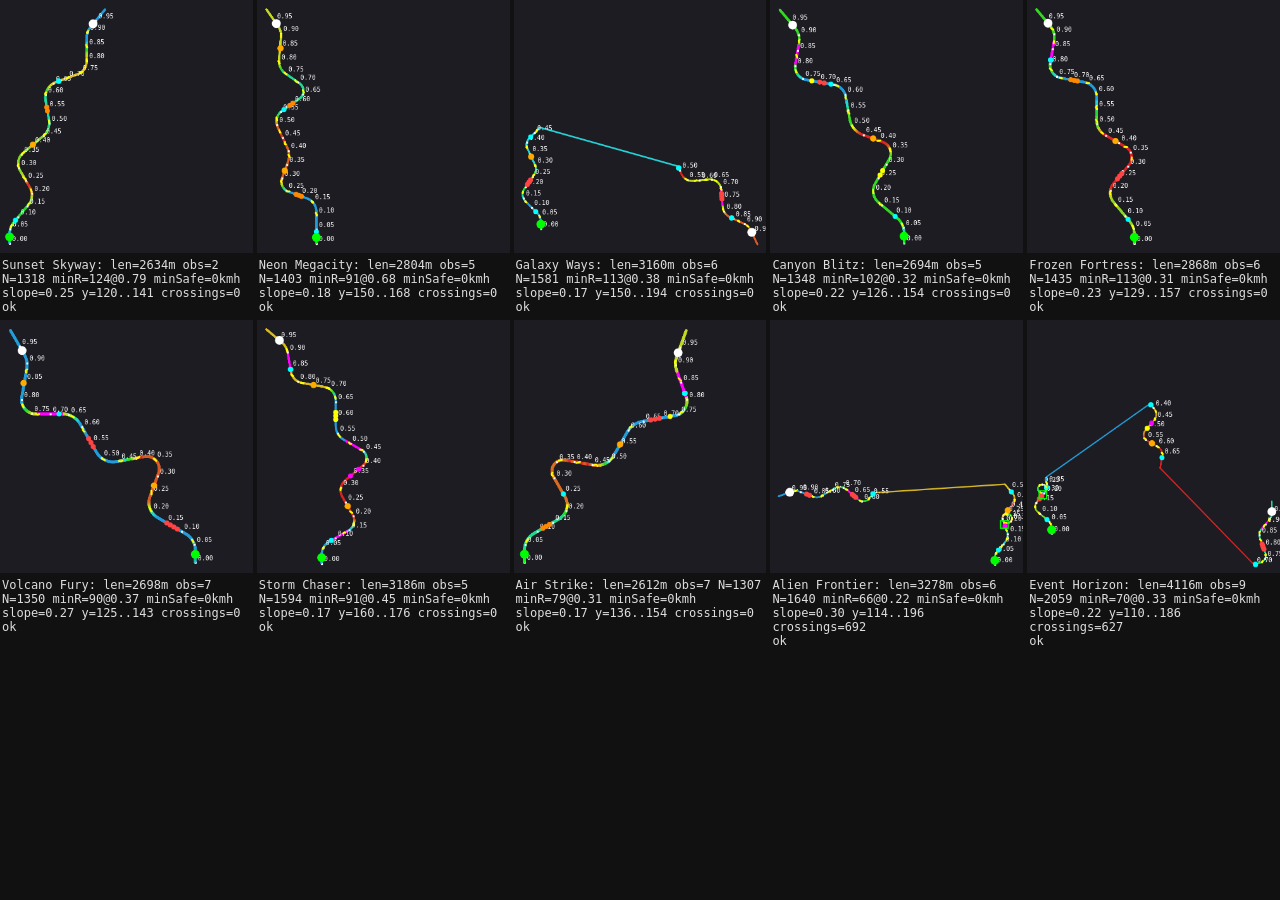
<file: tools/trackviz.html>
<!doctype html>
<html>
<head>
<meta charset="utf-8">
<title>Track Viz (dev)</title>
<script type="importmap">{ "imports": { "three": "../lib/three/three.module.min.js", "three/addons/": "../lib/three/addons/" } }</script>
<style>body{background:#111;color:#ddd;font:12px monospace;margin:0} .grid{display:grid;grid-template-columns:repeat(5,1fr);gap:4px} canvas{background:#1c1c22;width:100%} pre{margin:2px;white-space:pre-wrap}</style>
</head>
<body>
<div class="grid" id="g"></div>
<script type="module">
import { TRACKS } from '../src/data/tracks.js';
import { TrackPath } from '../src/world/trackpath.js';
const g = document.getElementById('g');
const report = [];
for (const def of TRACKS) {
  const t = new TrackPath(def);
  const div = document.createElement('div');
  const c = document.createElement('canvas'); c.width = 400; c.height = 400;
  div.appendChild(c); const pre = document.createElement('pre'); div.appendChild(pre); g.appendChild(div);
  const ctx = c.getContext('2d');
  const b = t.bounds(30);
  const sc = Math.min(380 / (b.maxX - b.minX), 380 / (b.maxZ - b.minZ));
  const X = (x) => 10 + (x - b.minX) * sc, Y = (z) => 390 - (z - b.minZ) * sc;
  // road width
  ctx.lineCap = 'round';
  for (let i = 0; i < t.N - 1; i++) {
    const j = i + 1;
    const yN = (t.py[i] - b.minY) / Math.max(1, b.maxY - b.minY);
    ctx.strokeStyle = t.gap[i] ? '#f00' : t.open[i] ? '#f0f' : `hsl(${200 - yN * 200},70%,${t.bridge[i] ? 75 : 50}%)`;
    ctx.lineWidth = Math.max(2, t.halfWidth * 2 * sc);
    ctx.beginPath(); ctx.moveTo(X(t.px[i]), Y(t.pz[i])); ctx.lineTo(X(t.px[j]), Y(t.pz[j])); ctx.stroke();
  }
  ctx.fillStyle = '#fff'; ctx.font = '10px monospace';
  for (let u = 0; u < 1; u += 0.05) {
    const i = t.idxAtU(u);
    ctx.fillRect(X(t.px[i]) - 1, Y(t.pz[i]) - 1, 3, 3);
    ctx.fillText(u.toFixed(2), X(t.px[i]) + 4, Y(t.pz[i]) - 4);
  }
  const dot = (i, lat, col, r = 4) => { const x = t.px[i] + t.rx[i] * lat, z = t.pz[i] + t.rz[i] * lat; ctx.fillStyle = col; ctx.beginPath(); ctx.arc(X(x), Y(z), r, 0, 7); ctx.fill(); };
  t.boosts.forEach((bb) => dot(bb.i, bb.lat, '#0ff'));
  t.ramps.forEach((r) => dot(r.i, (r.l0 + r.l1) / 2, '#fa0', 5));
  t.coins.forEach((cc) => dot(cc.i, cc.lat, '#ff0', 1.5));
  dot(t.idxAtS(t.startS / t.sScale), 0, '#0f0', 7); dot(Math.round(t.finishS / t.spacing), 0, '#fff', 7);
  t.obstacles.forEach((o) => dot(o.i, 0, o.type === 'slide' ? '#f80' : o.type === 'sweep' ? '#f0f' : o.type === 'hammer' ? '#ff0' : '#f44', 4));
  // start direction arrow
  ctx.strokeStyle = '#0f0'; ctx.lineWidth = 2; ctx.beginPath(); ctx.moveTo(X(t.px[0]), Y(t.pz[0])); ctx.lineTo(X(t.px[10]), Y(t.pz[10])); ctx.stroke();
  // checks
  let minR = Infinity, minRi = 0;
  for (let i = 0; i < t.N; i++) { const r = 1 / Math.max(1e-5, Math.abs(t.curv[i])); if (r < minR) { minR = r; minRi = i; } }
  const probs = [];
  const clear = t.wallDist * 2 + 4;
  for (let i = 0; i < t.N; i += 3) for (let j = i + 30; j < t.N; j += 3) {
    const d = Math.hypot(t.px[i] - t.px[j], t.pz[i] - t.pz[j]);
    if (d < clear && Math.abs(t.py[i] - t.py[j]) < 8) probs.push(`${(i / t.N).toFixed(2)}~${(j / t.N).toFixed(2)} d=${d.toFixed(0)} dy=${Math.abs(t.py[i] - t.py[j]).toFixed(1)}`);
  }
  for (const [i, j] of t.crossings.slice(0, 1)) ctx.strokeRect(X(t.px[i]) - 6, Y(t.pz[i]) - 6, 12, 12);
  let minSafe = Math.min(...t.safeSpeed);
  let maxSlope = 0; for (let i = 0; i < t.N; i++) maxSlope = Math.max(maxSlope, Math.abs(t.ty[i]));
  const txt = `${def.name}: len=${t.length.toFixed(0)}m obs=${t.obstacles.length} N=${t.N} minR=${minR.toFixed(0)}@${(minRi / t.N).toFixed(2)} minSafe=${(minSafe * 3.6).toFixed(0)}kmh slope=${maxSlope.toFixed(2)} y=${b.minY.toFixed(0)}..${b.maxY.toFixed(0)} crossings=${t.crossings.length}\n` + (probs.length ? 'CLOSE: ' + probs.slice(0, 6).join(' | ') : 'ok');
  pre.textContent = txt; report.push(txt);
}
window.REPORT = report.join('\n');
</script>
</body>
</html>
</file>
